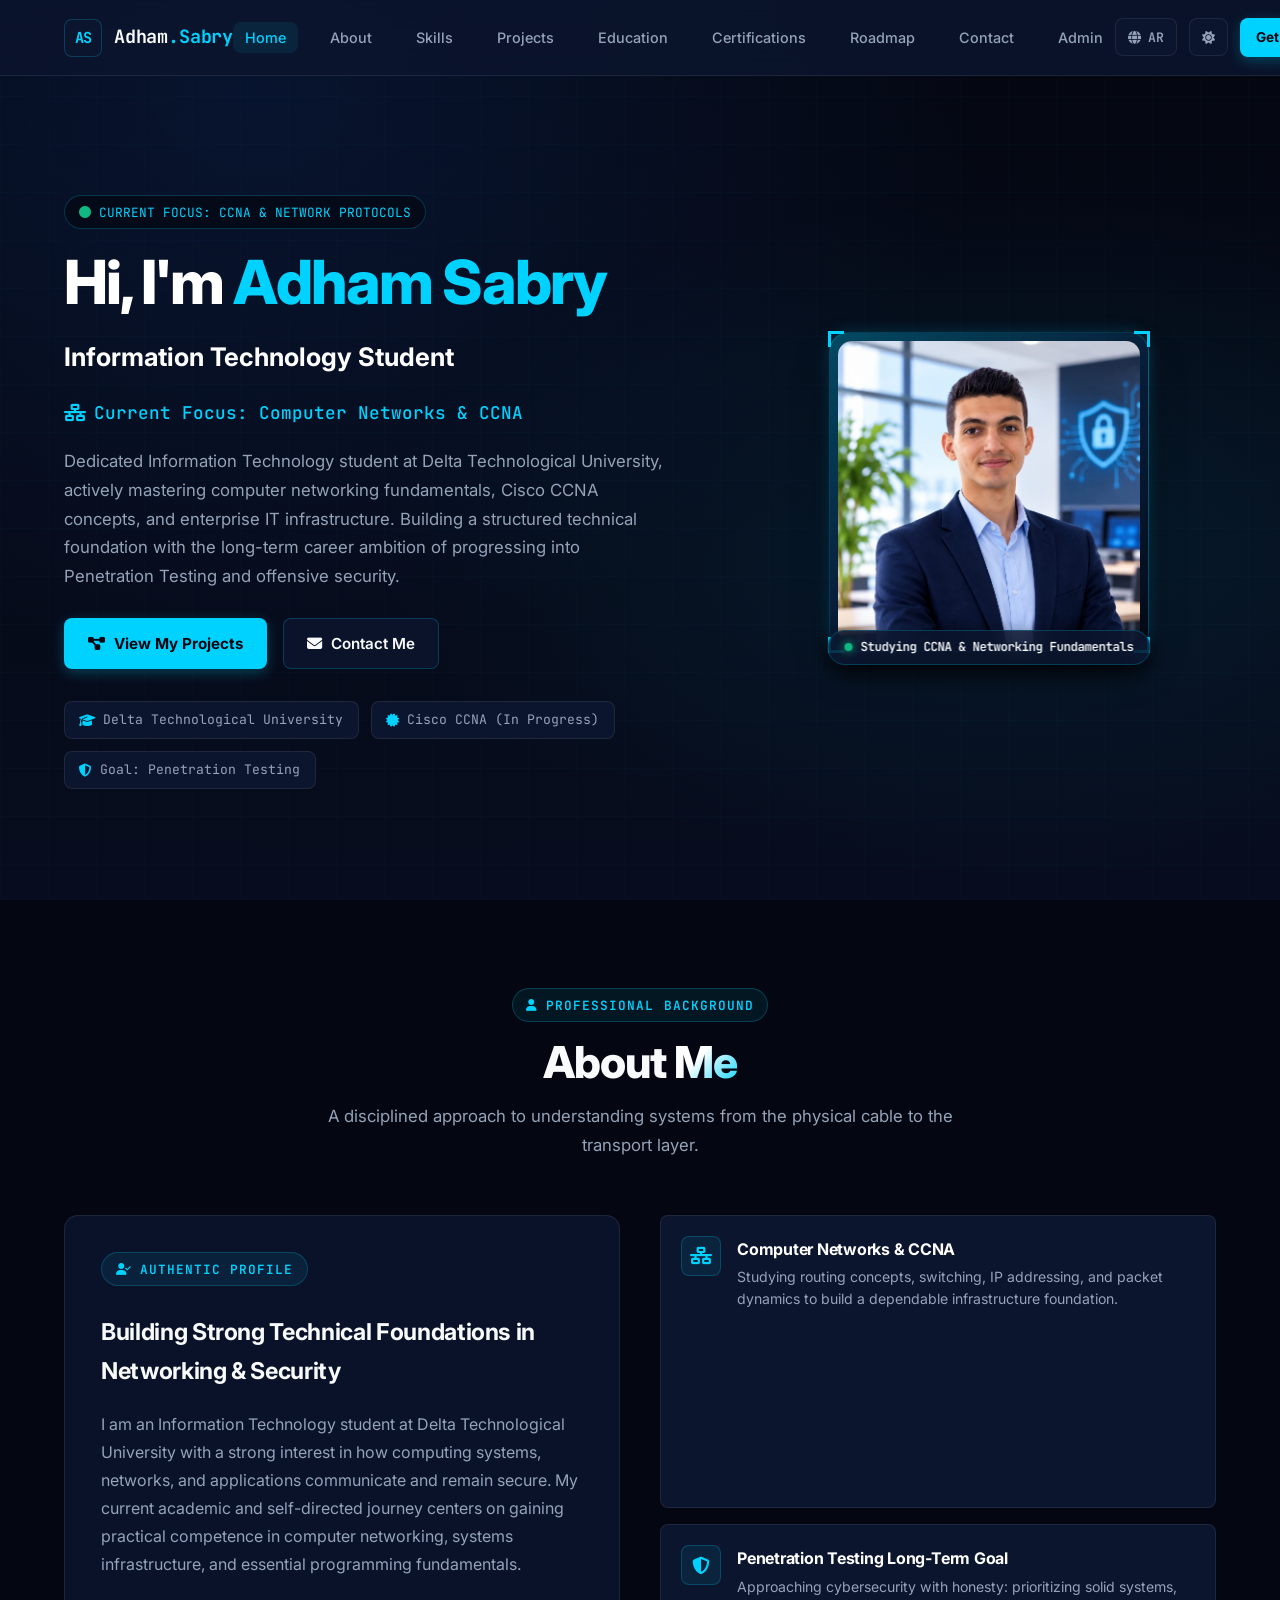
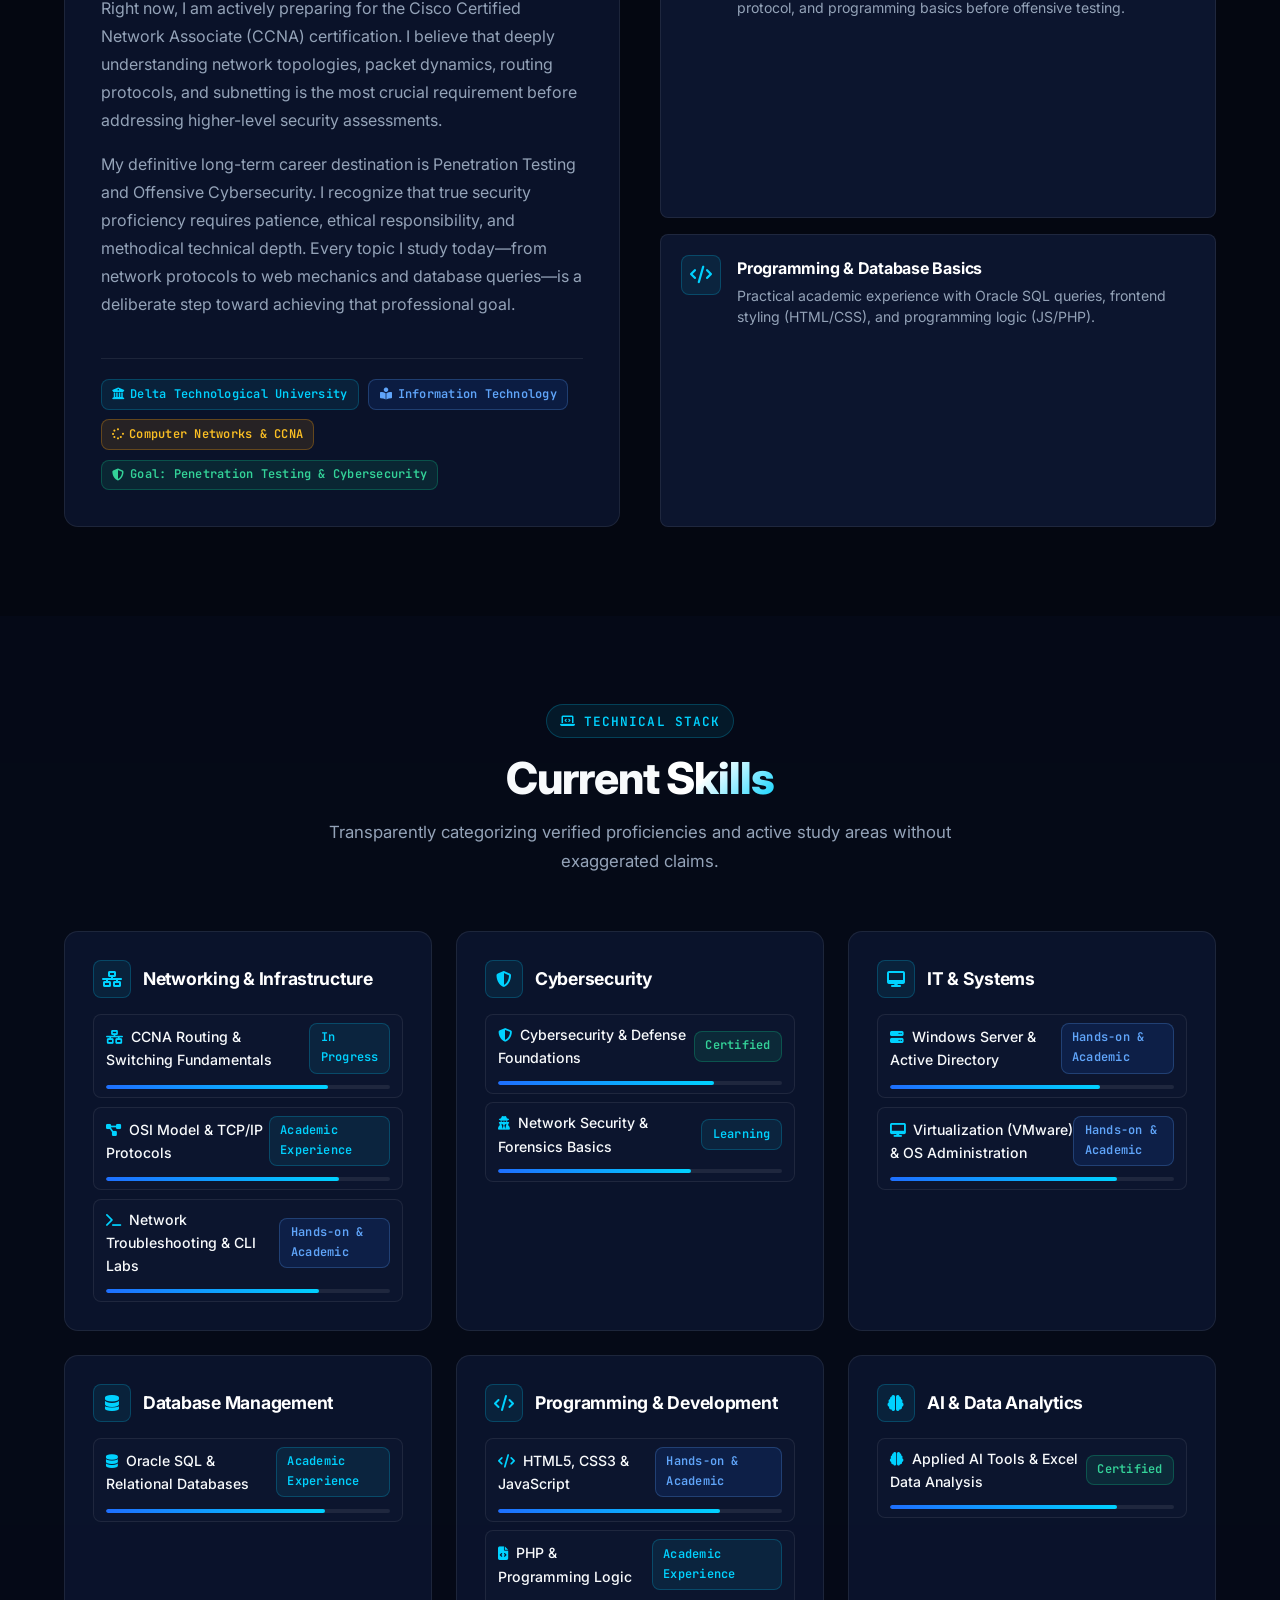
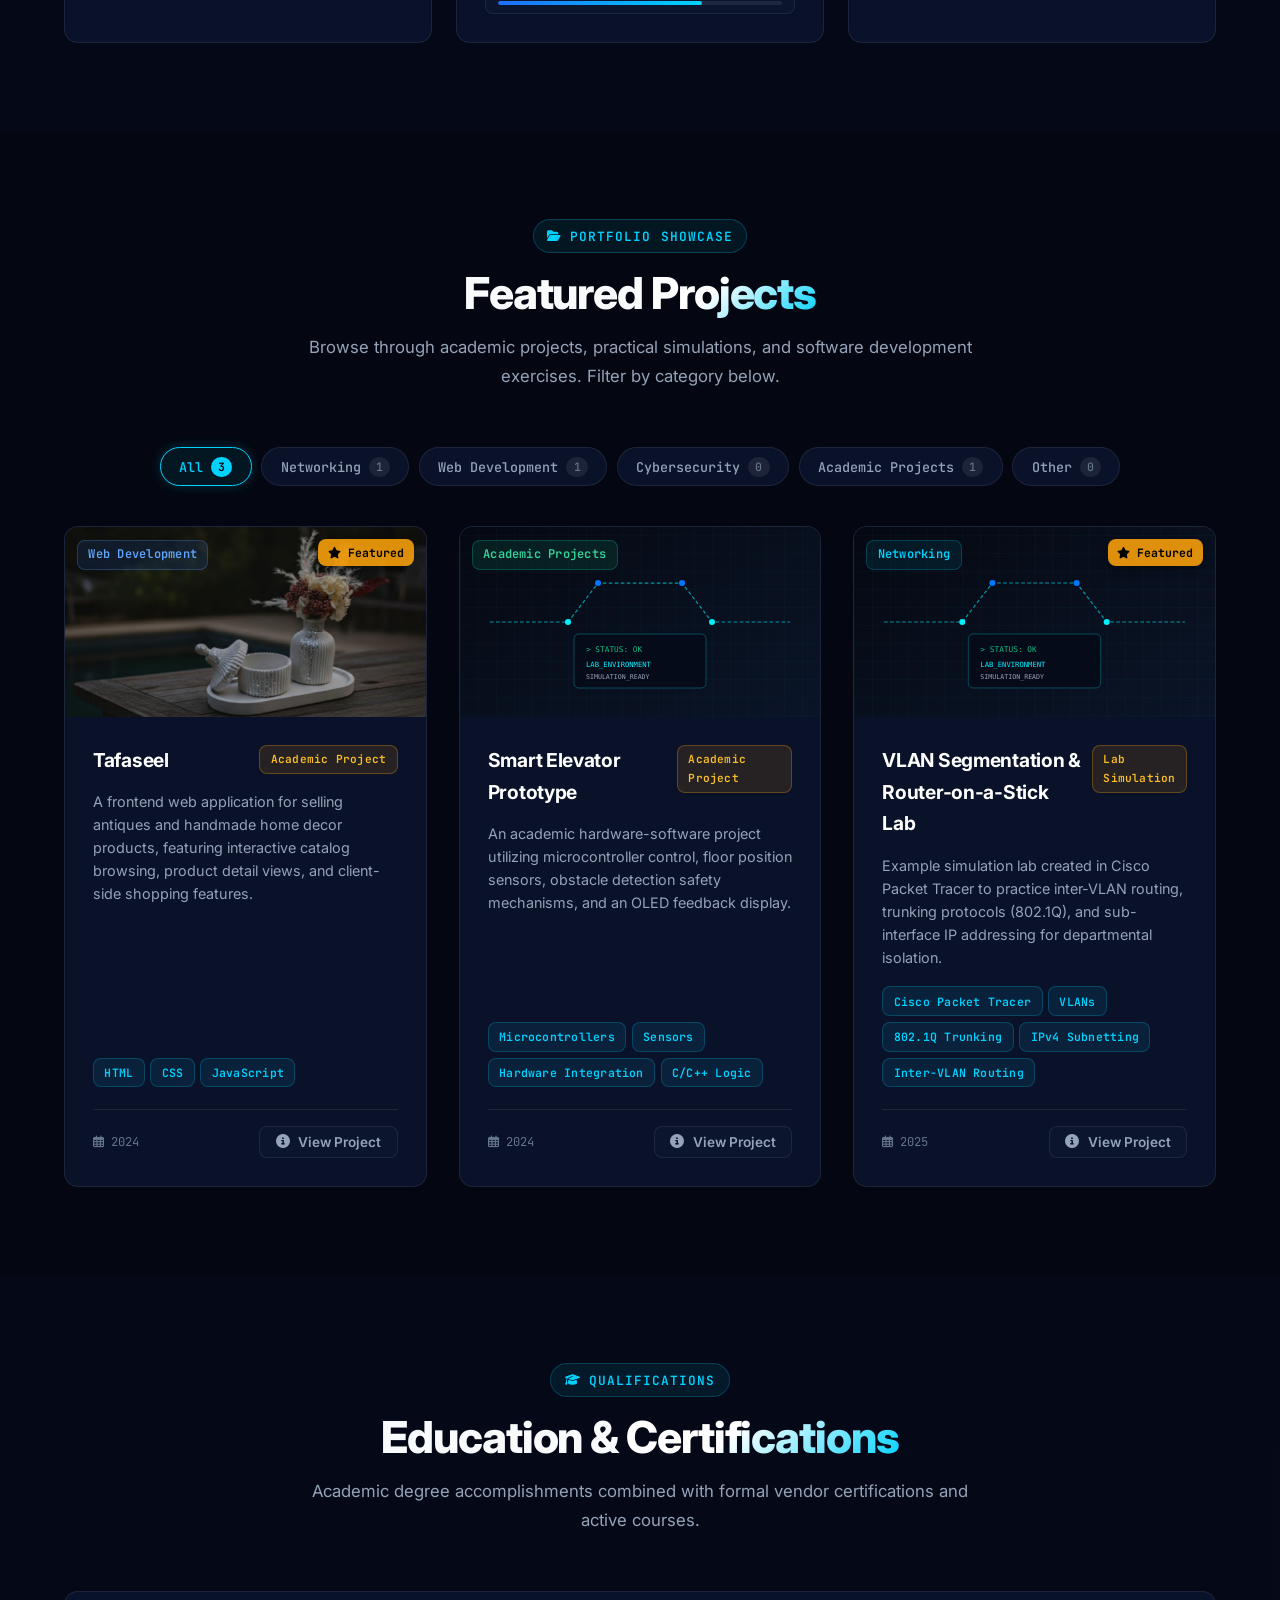
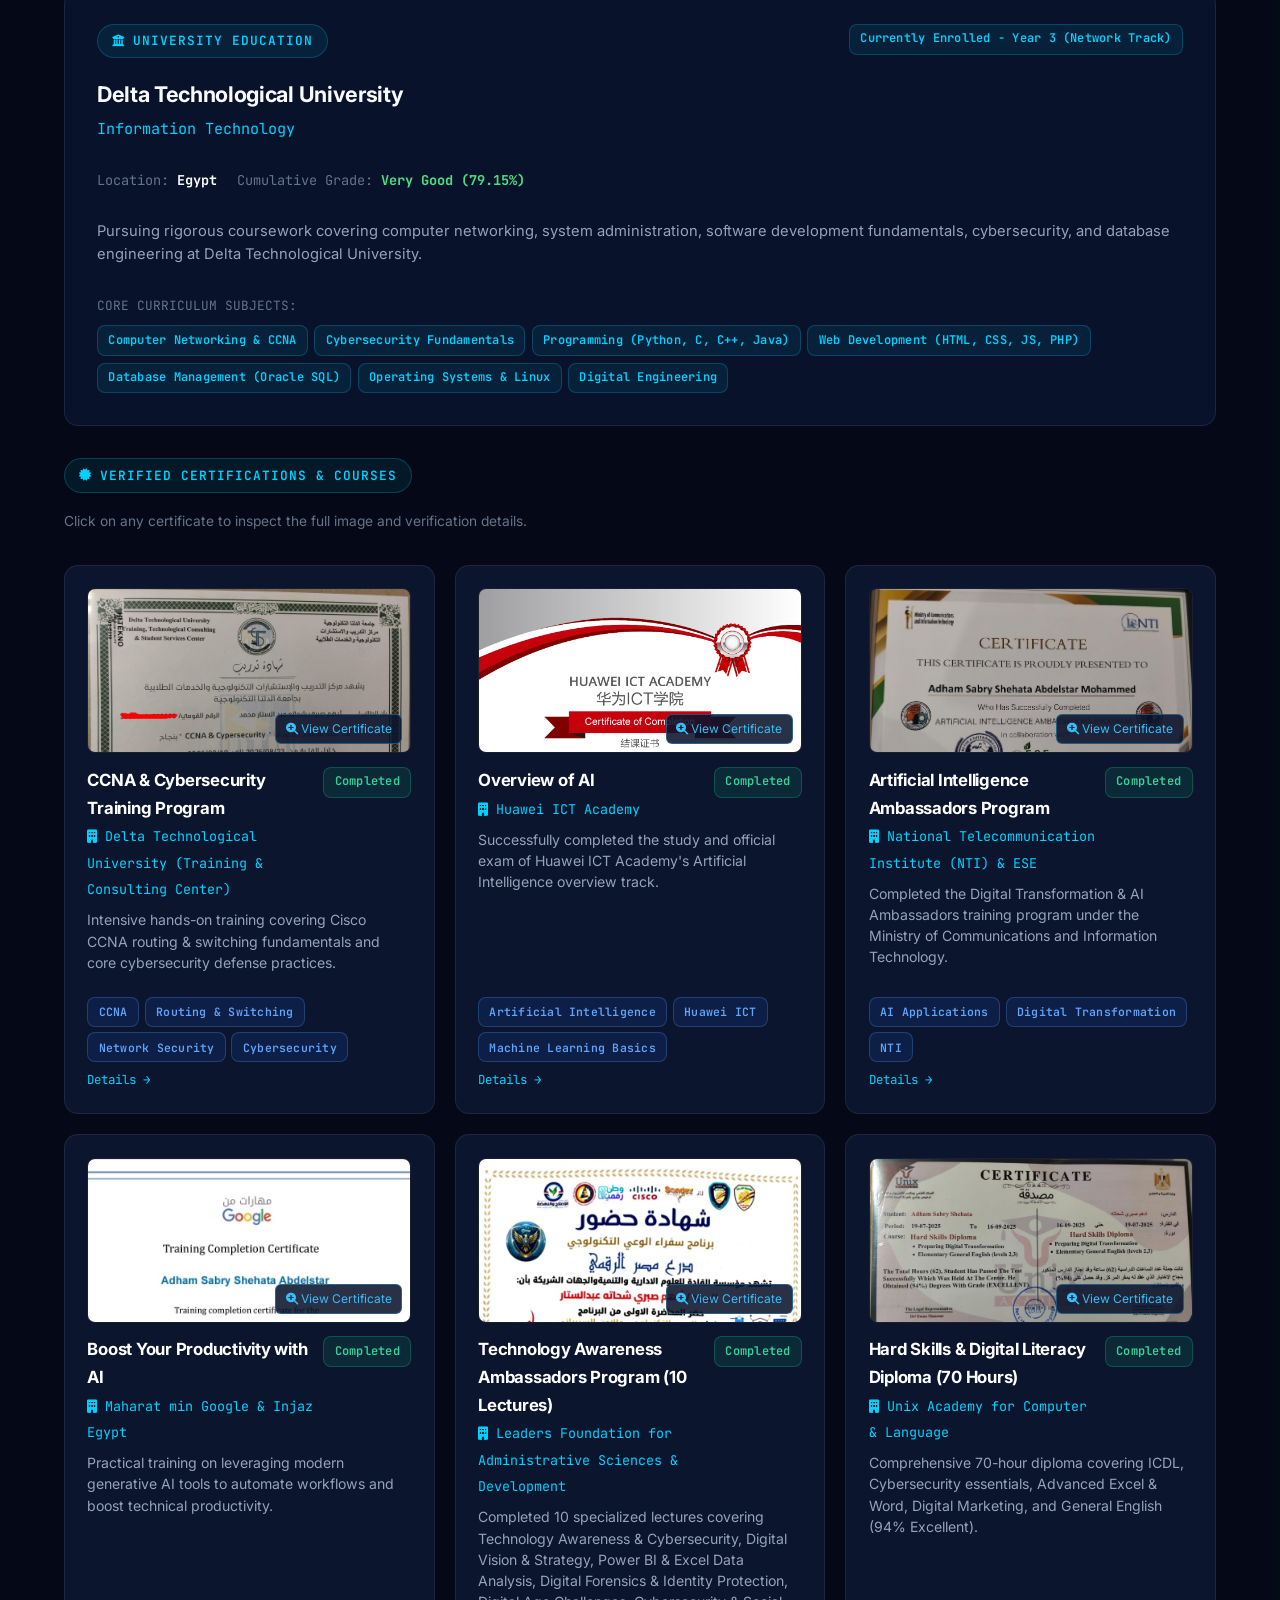
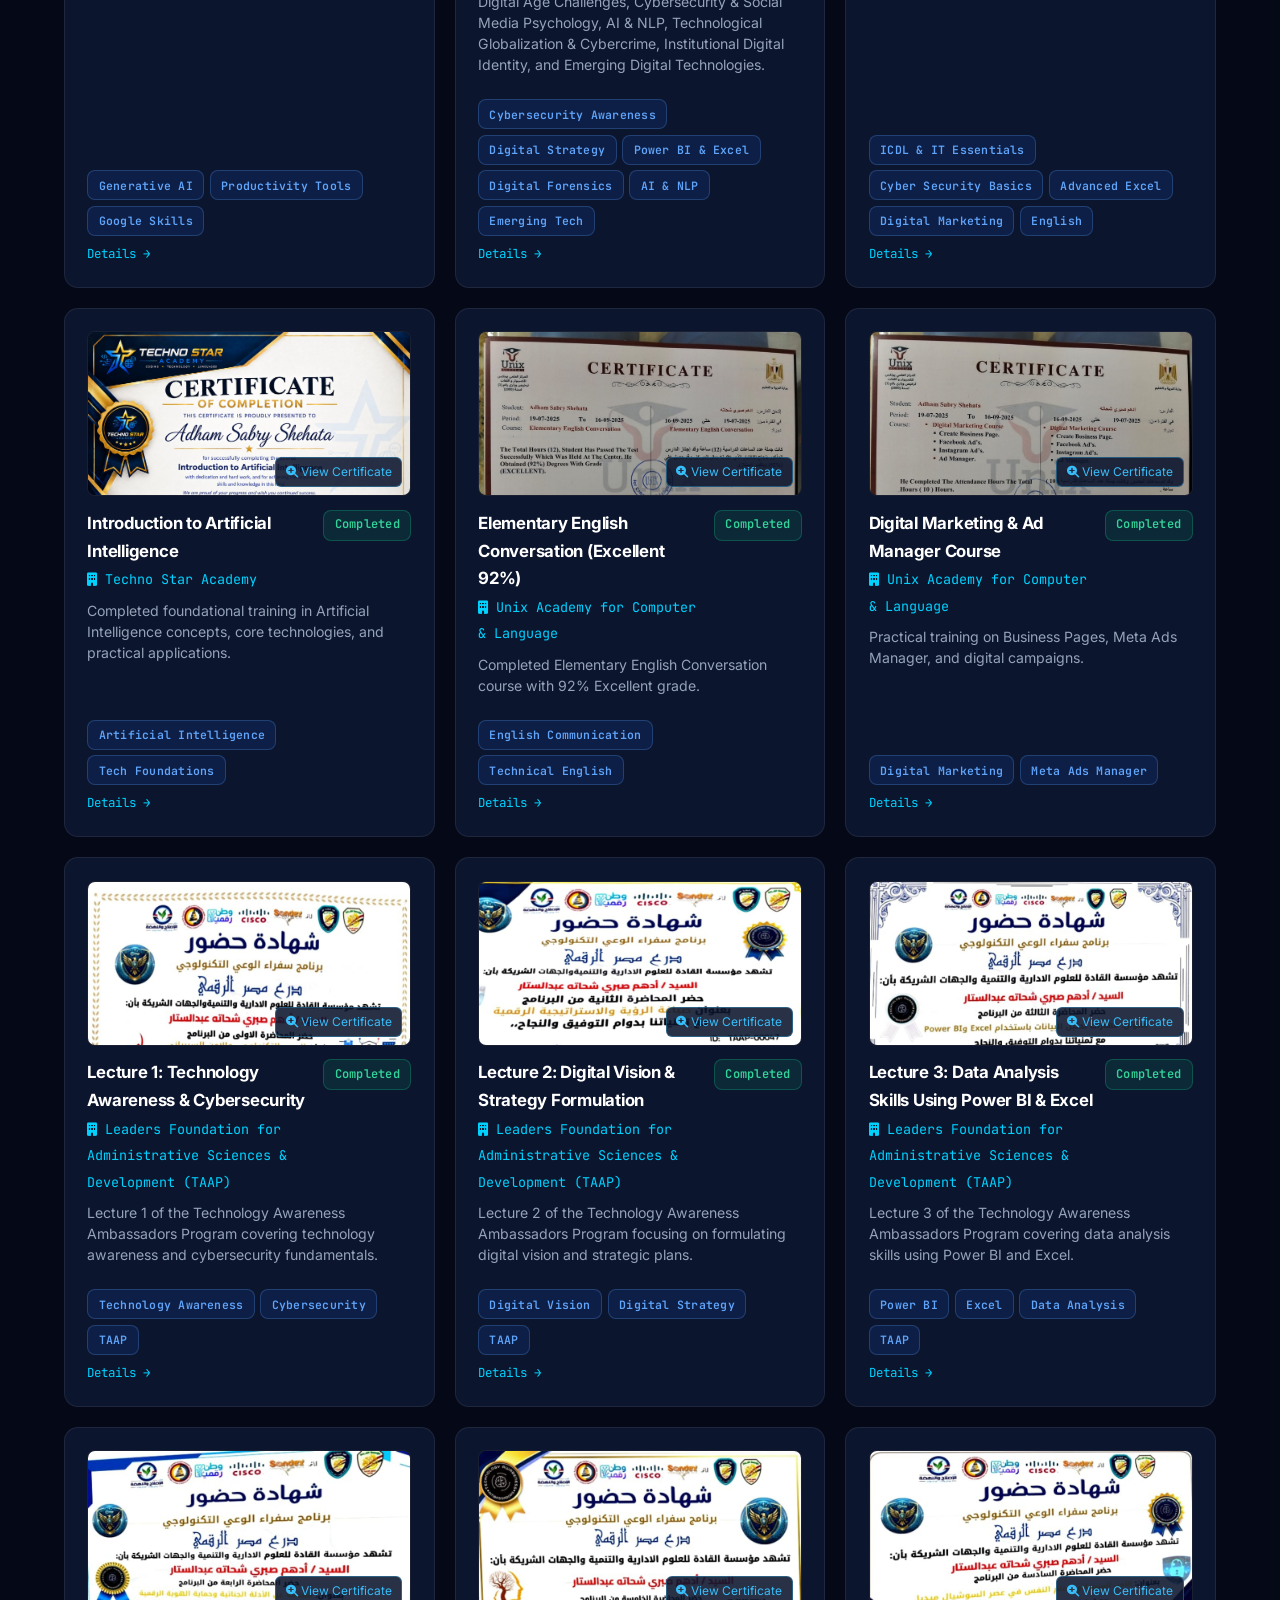
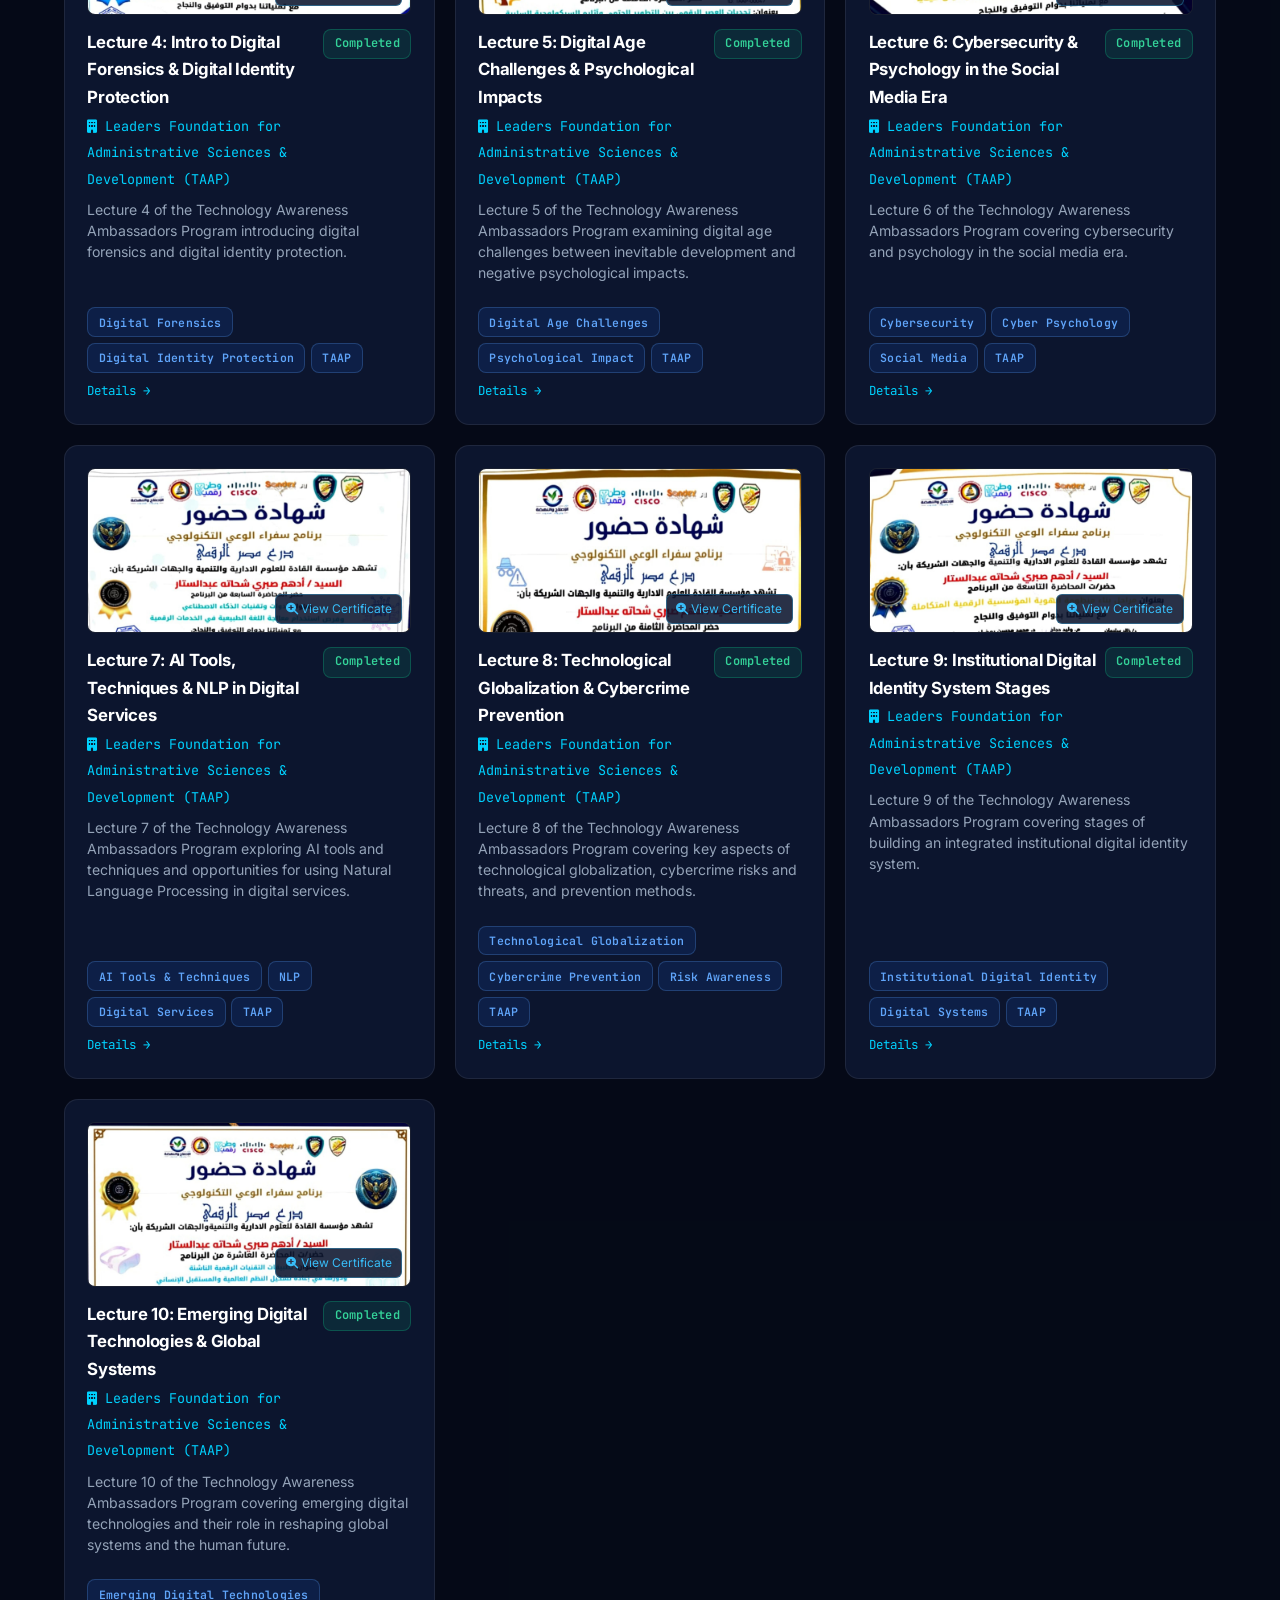
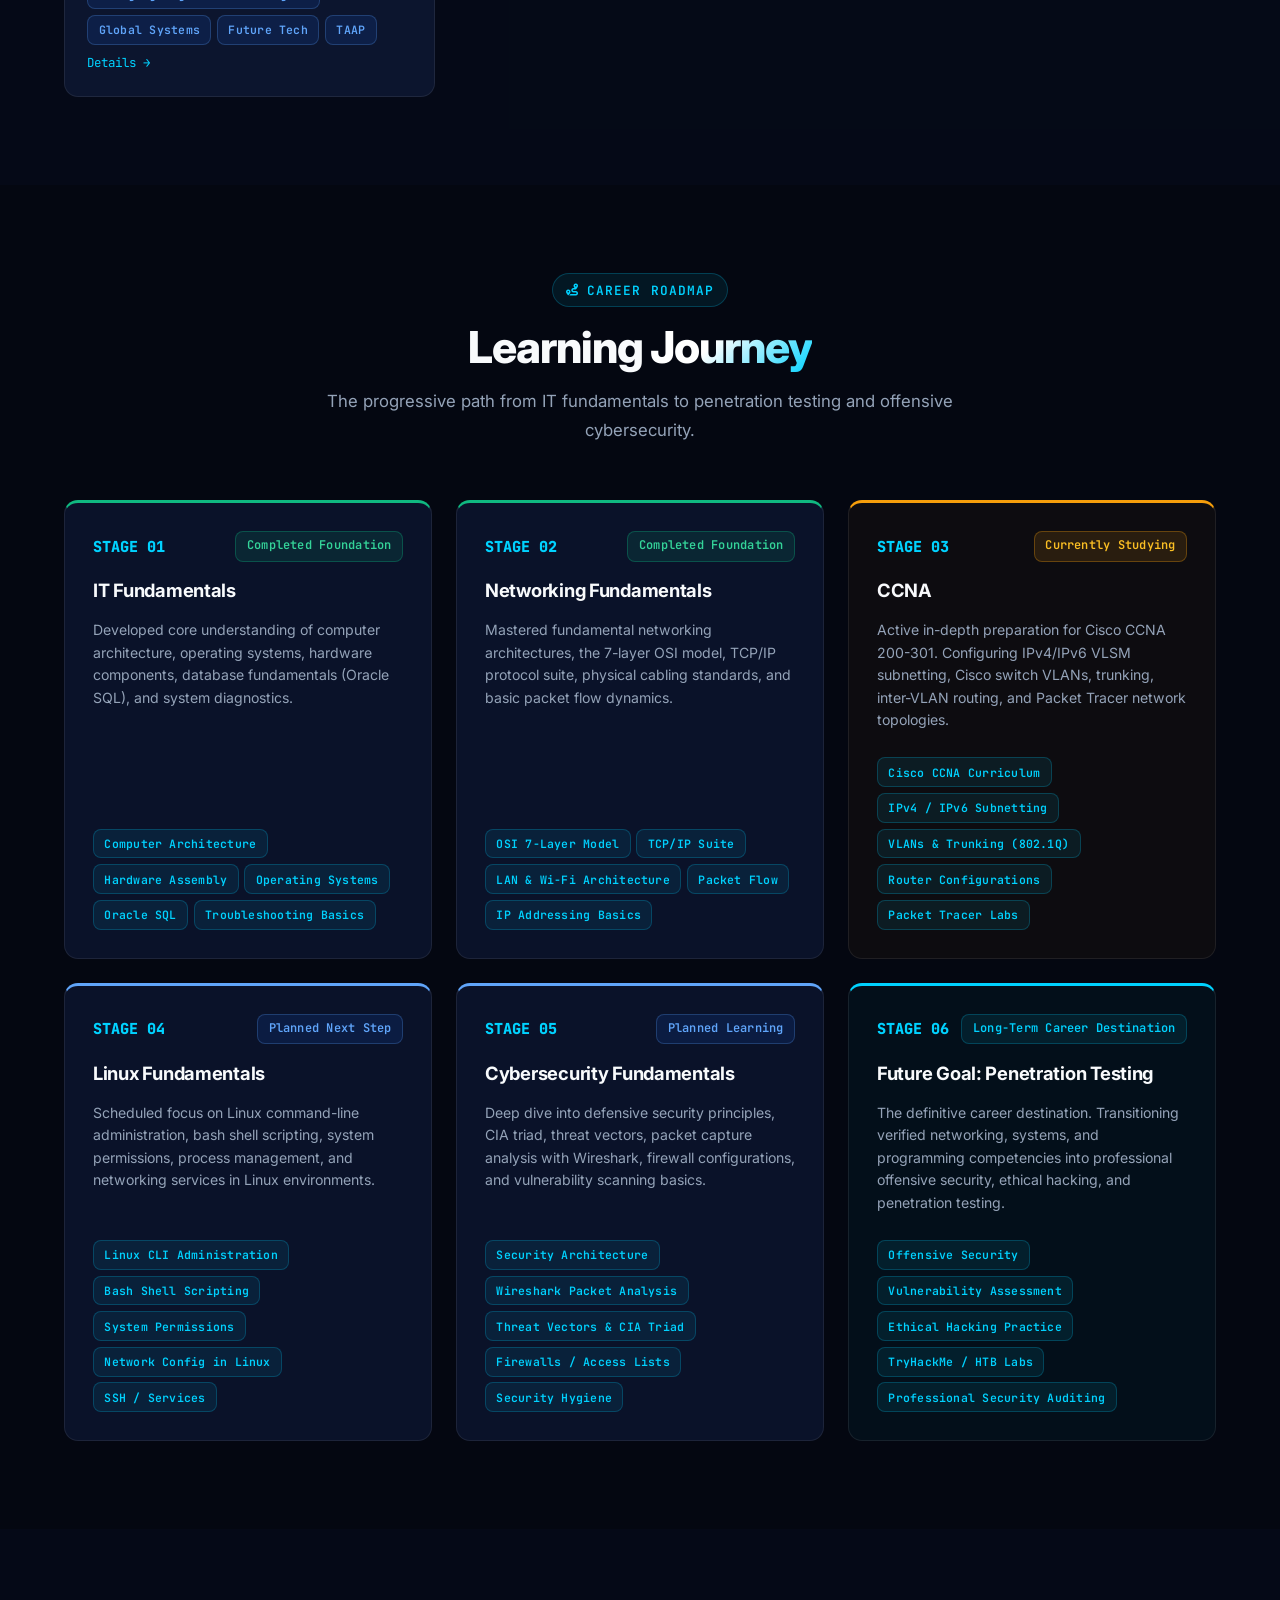
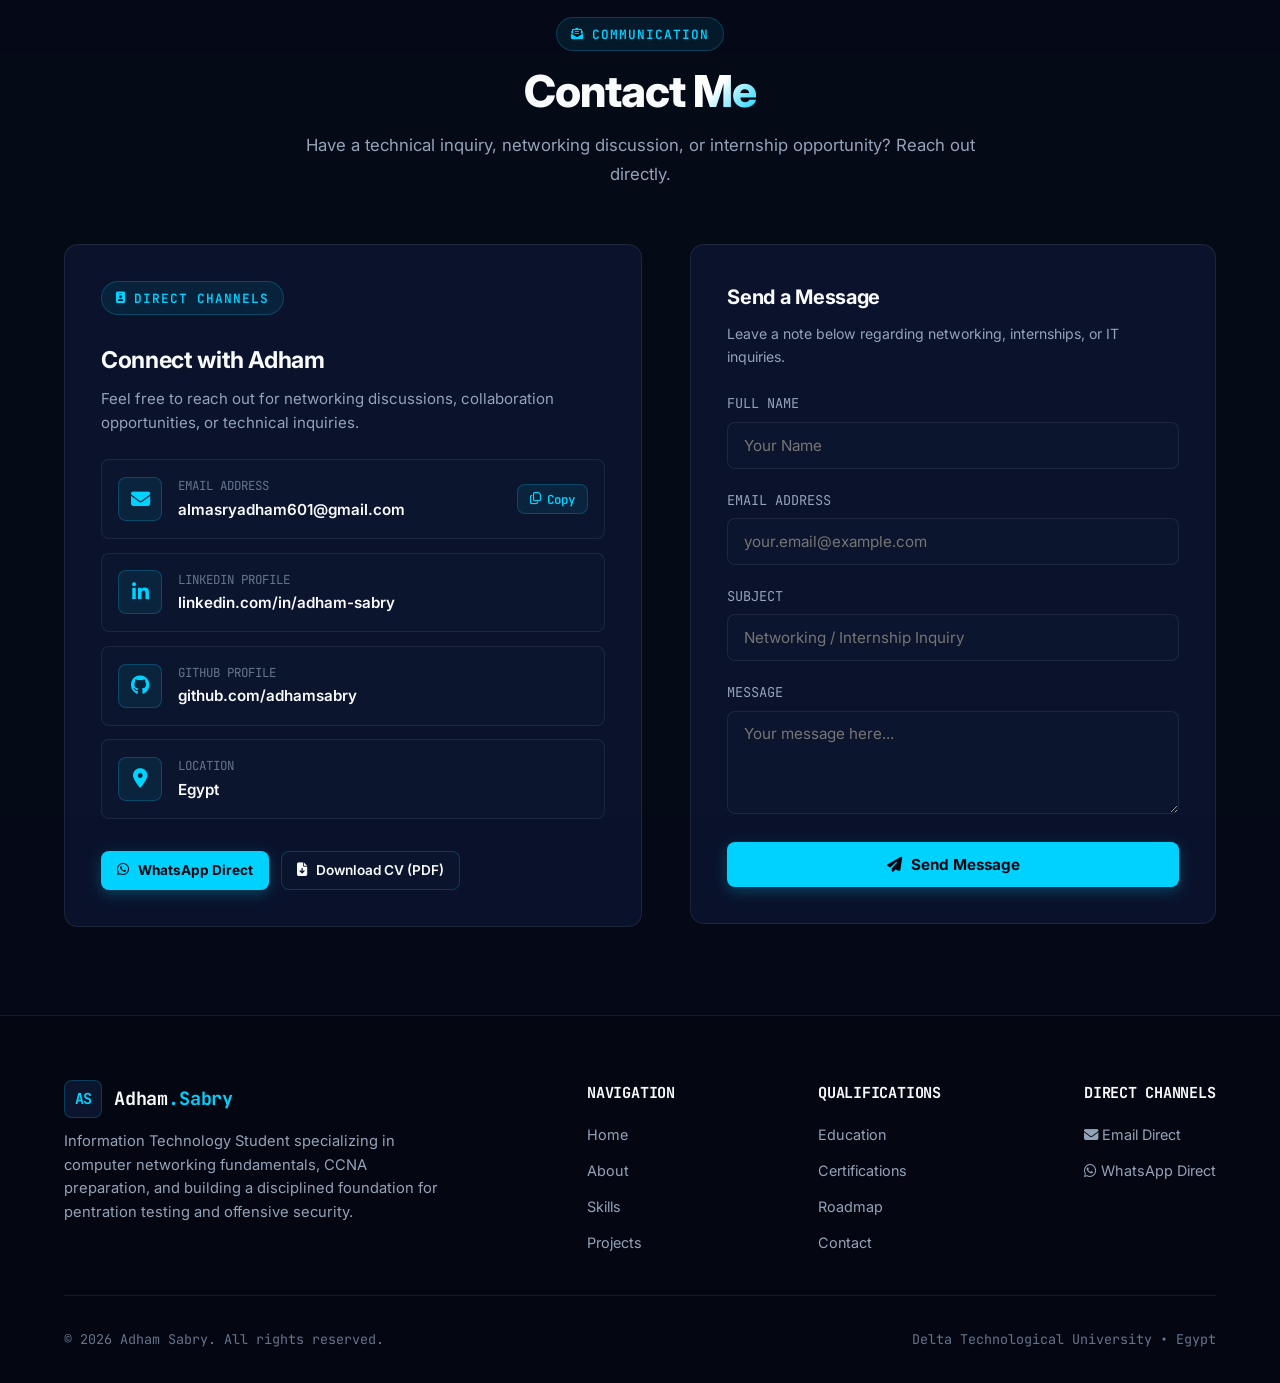
<file: index.html>
<!DOCTYPE html>
<html lang="en" data-theme="dark">
<head>
  <meta charset="UTF-8">
  <meta name="viewport" content="width=device-width, initial-scale=1.0">
  <title>Adham Sabry | Information Technology &amp; Computer Networks</title>
  
  <!-- Favicon -->
  <link rel="icon" type="image/png" href="./assets/images/logo.png">

  <!-- Google Fonts: Inter & JetBrains Mono -->
  <link rel="preconnect" href="https://fonts.googleapis.com">
  <link rel="preconnect" href="https://fonts.gstatic.com" crossorigin>
  <link href="https://fonts.googleapis.com/css2?family=Inter:wght@300;400;500;600;700;800&family=JetBrains+Mono:wght@400;500;600;700&display=swap" rel="stylesheet">

  <!-- Font Awesome 6 Icons -->
  <link rel="stylesheet" href="https://cdnjs.cloudflare.com/ajax/libs/font-awesome/6.5.2/css/all.min.css" integrity="sha512-SnH5WK+bZxgPHs44uWIX+LLJAJ9/2PkPKZ5QiAj6Ta86w+fsb2TkcmfRyVX3pBnMFcV7oQPJkl9QevSCWr3W6A==" crossorigin="anonymous" referrerpolicy="no-referrer" />

  <!-- Modular Stylesheets (Relative Paths for GitHub Pages) -->
  <link rel="stylesheet" href="./css/variables.css">
  <link rel="stylesheet" href="./css/base.css">
  <link rel="stylesheet" href="./css/components.css">
  <link rel="stylesheet" href="./css/homepage.css">
  <link rel="stylesheet" href="./css/projects.css">
  <link rel="stylesheet" href="./css/interactions.css">
</head>
<body>

  <!-- 1. Top Scroll Progress Indicator -->
  <div id="scroll-progress-bar"></div>

  <!-- Site Navigation Bar -->
  <header class="site-header">
    <div class="container navbar">
      <a href="#home" class="brand-logo" aria-label="Adham Sabry Homepage">
        <div class="logo-badge">AS</div>
        <div class="brand-text">Adham<span>.Sabry</span></div>
      </a>

      <!-- Desktop Nav Menu (Isolated from hidden admin route) -->
      <nav aria-label="Main Navigation">
        <ul class="nav-menu" id="nav-menu">
          <li><a href="#home" class="nav-link active" data-i18n="nav.home">Home</a></li>
          <li><a href="#about" class="nav-link" data-i18n="nav.about">About</a></li>
          <li><a href="#skills" class="nav-link" data-i18n="nav.skills">Skills</a></li>
          <li><a href="#projects" class="nav-link" data-i18n="nav.projects">Projects</a></li>
          <li><a href="#education" class="nav-link" data-i18n="nav.education">Education</a></li>
          <li><a href="#certifications" class="nav-link" data-i18n="nav.certifications">Certifications</a></li>
          <li><a href="#journey" class="nav-link" data-i18n="nav.journey">Roadmap</a></li>
          <li><a href="#contact" class="nav-link" data-i18n="nav.contact">Contact</a></li>
          <li><a href="./admin.html" class="nav-link" data-i18n="nav.admin">Admin</a></li>
        </ul>
      </nav>

      <!-- Nav Interactive Controls -->
      <div class="nav-actions">
        <!-- Language Switcher (EN / AR) -->
        <button type="button" class="lang-toggle-btn" id="lang-toggle-btn" title="Toggle Language" aria-label="Toggle language">
          <i class="fas fa-globe"></i> <span>AR</span>
        </button>

        <!-- Dark / Light Theme Toggle -->
        <button type="button" class="theme-toggle-btn" id="theme-toggle-btn" title="Toggle Theme" aria-label="Toggle theme">
          <i class="fas fa-sun"></i>
        </button>

        <!-- Get In Touch CTA -->
        <a href="#contact" class="btn btn-primary btn-sm">
          <span data-i18n="nav.getInTouch">Get in Touch</span>
        </a>

        <!-- Mobile Drawer Toggle -->
        <button class="mobile-toggle" id="mobile-toggle" aria-label="Toggle navigation menu" aria-expanded="false">
          <i class="fas fa-bars"></i>
        </button>
      </div>
    </div>
  </header>

  <main>
    <!-- 1. HERO SECTION -->
    <section class="hero-section" id="home">
      <div class="container">
        <div class="hero-grid">
          <!-- Left Column: Details -->
          <div class="hero-content reveal-on-scroll">
            <div class="hero-identity-tag">
              <i class="fas fa-circle"></i>
              <span data-i18n="hero.status">CURRENT FOCUS: CCNA &amp; NETWORK PROTOCOLS</span>
            </div>

            <h1 class="hero-title" id="hero-name">
              Hi, I'm <span class="highlight-name">Adham Sabry</span>
            </h1>

            <div class="hero-title-role" id="hero-title-role" data-i18n="hero.role">
              Information Technology Student
            </div>

            <div class="hero-subtitle" id="hero-subtitle">
              <i class="fas fa-network-wired"></i> <span data-i18n="hero.focus">Current Focus: Computer Networks &amp; CCNA</span>
            </div>

            <p class="hero-intro" id="hero-intro" data-i18n="hero.intro">
              Dedicated Information Technology student at Delta Technological University, actively mastering computer networking fundamentals, Cisco CCNA concepts, and enterprise IT infrastructure. Building a structured technical foundation with the long-term career ambition of progressing into Penetration Testing and offensive security.
            </p>

            <div class="hero-actions">
              <a href="#projects" class="btn btn-primary">
                <i class="fas fa-project-diagram"></i> <span data-i18n="hero.btnProjects">View My Projects</span>
              </a>
              <a href="#contact" class="btn btn-outline">
                <i class="fas fa-envelope"></i> <span data-i18n="hero.btnContact">Contact Me</span>
              </a>
            </div>

            <div class="hero-badges-row">
              <div class="hero-badge-item">
                <i class="fas fa-graduation-cap"></i> <span data-i18n="hero.badgeUniversity">Delta Technological University</span>
              </div>
              <div class="hero-badge-item">
                <i class="fas fa-certificate"></i> <span data-i18n="hero.badgeCcna">Cisco CCNA (In Progress)</span>
              </div>
              <div class="hero-badge-item">
                <i class="fas fa-shield-alt"></i> <span data-i18n="hero.badgeGoal">Goal: Penetration Testing</span>
              </div>
            </div>
          </div>

          <!-- Right Column: Professional Portrait -->
          <div class="hero-portrait-container reveal-on-scroll stagger-1">
            <div class="portrait-frame-wrapper">
              <div class="frame-corner corner-tl"></div>
              <div class="frame-corner corner-tr"></div>
              <div class="frame-corner corner-bl"></div>
              <div class="frame-corner corner-br"></div>

              <div class="portrait-inner-box">
                <!-- Exact user portrait placed at assets/images/profile.jpg -->
                <img id="hero-avatar" src="./assets/images/profile.jpg" alt="Portrait of Adham Sabry">
              </div>

              <div class="portrait-status-badge">
                <div class="status-dot"></div>
                <span id="hero-status-tag">Studying CCNA &amp; Networking Fundamentals</span>
              </div>
            </div>
          </div>
        </div>
      </div>
    </section>

    <!-- 2. ABOUT ME SECTION -->
    <section id="about">
      <div class="container">
        <div class="section-header reveal-on-scroll">
          <span class="section-tag"><i class="fas fa-user"></i> <span data-i18n="section.aboutTag">Professional Background</span></span>
          <h2 class="section-title"><span data-i18n="section.aboutTitle">About</span> <span class="text-gradient">Me</span></h2>
          <p class="section-desc" data-i18n="section.aboutDesc">A disciplined approach to understanding systems from the physical cable to the transport layer.</p>
        </div>
        <div id="about-content-area" class="reveal-on-scroll stagger-1"></div>
      </div>
    </section>

    <!-- 3. CURRENT SKILLS SECTION -->
    <section id="skills" style="background: rgba(8, 14, 32, 0.45);">
      <div class="container">
        <div class="section-header reveal-on-scroll">
          <span class="section-tag"><i class="fas fa-laptop-code"></i> <span data-i18n="section.skillsTag">Technical Stack</span></span>
          <h2 class="section-title"><span data-i18n="section.skillsTitle">Current</span> <span class="text-gradient" data-i18n="section.skillsTitleAccent">Skills</span></h2>
          <p class="section-desc" data-i18n="section.skillsDesc">Transparently categorizing verified proficiencies and active study areas without exaggerated claims.</p>
        </div>
        <div id="skills-content-area" class="reveal-on-scroll stagger-1"></div>
      </div>
    </section>

    <!-- 4. PROJECTS SECTION (Scalable Projects Management System) -->
    <section id="projects">
      <div class="container">
        <div class="section-header reveal-on-scroll">
          <span class="section-tag"><i class="fas fa-folder-open"></i> <span data-i18n="section.projectsTag">Portfolio Showcase</span></span>
          <h2 class="section-title"><span data-i18n="section.projectsTitle">Featured</span> <span class="text-gradient" data-i18n="section.projectsTitleAccent">Projects</span></h2>
          <p class="section-desc" data-i18n="section.projectsDesc">Browse through academic projects, practical simulations, and software development exercises. Filter by category below.</p>
        </div>

        <!-- Dynamic Category Filter Bar -->
        <div class="projects-filter-wrapper reveal-on-scroll" id="projects-filter-bar"></div>

        <!-- Dynamic Projects Grid / Empty State Area -->
        <div id="projects-content-area" class="reveal-on-scroll stagger-1"></div>
      </div>
    </section>

    <!-- 5. EDUCATION & CERTIFICATIONS SECTION -->
    <section id="education" style="background: rgba(8, 14, 32, 0.45);">
      <div class="container">
        <div class="section-header reveal-on-scroll">
          <span class="section-tag"><i class="fas fa-graduation-cap"></i> <span data-i18n="section.eduTag">Qualifications</span></span>
          <h2 class="section-title"><span data-i18n="section.eduTitle">Education &amp;</span> <span class="text-gradient" data-i18n="section.eduTitleAccent">Certifications</span></h2>
          <p class="section-desc" data-i18n="section.eduDesc">Academic degree accomplishments combined with formal vendor certifications and active courses.</p>
        </div>
        <!-- Anchor for Certifications Navigation -->
        <div id="certifications"></div>
        <div id="education-certs-content-area"></div>
      </div>
    </section>

    <!-- 6. 6-STAGE LEARNING JOURNEY ROADMAP -->
    <section id="journey">
      <div class="container">
        <div class="section-header reveal-on-scroll">
          <span class="section-tag"><i class="fas fa-route"></i> <span data-i18n="section.journeyTag">Career Roadmap</span></span>
          <h2 class="section-title"><span data-i18n="section.journeyTitle">Learning</span> <span class="text-gradient" data-i18n="section.journeyTitleAccent">Journey</span></h2>
          <p class="section-desc" data-i18n="section.journeyDesc">The progressive path from IT fundamentals to penetration testing and offensive cybersecurity.</p>
        </div>
        <div id="journey-content-area" class="reveal-on-scroll stagger-1"></div>
      </div>
    </section>

    <!-- 7. CONTACT SECTION -->
    <section id="contact" style="background: rgba(8, 14, 32, 0.45);">
      <div class="container">
        <div class="section-header reveal-on-scroll">
          <span class="section-tag"><i class="fas fa-envelope-open-text"></i> <span data-i18n="section.contactTag">Communication</span></span>
          <h2 class="section-title"><span data-i18n="section.contactTitle">Contact</span> <span class="text-gradient" data-i18n="section.contactTitleAccent">Me</span></h2>
          <p class="section-desc" data-i18n="section.contactDesc">Have a technical inquiry, networking discussion, or internship opportunity? Reach out directly.</p>
        </div>
        <div id="contact-content-area" class="reveal-on-scroll stagger-1"></div>
      </div>
    </section>
  </main>

  <!-- Site Footer -->
  <footer class="site-footer">
    <div class="container">
      <div class="footer-top">
        <div class="footer-brand">
          <a href="#home" class="brand-logo">
            <div class="logo-badge">AS</div>
            <div class="brand-text">Adham<span>.Sabry</span></div>
          </a>
          <p>
            Information Technology Student specializing in computer networking fundamentals, CCNA preparation, and building a disciplined foundation for pentration testing and offensive
             security.
          </p>
        </div>

        <div>
          <h4 style="font-size: 0.95rem; color: var(--text-main); margin-bottom: 1rem; font-family: var(--font-mono);">NAVIGATION</h4>
          <ul class="footer-nav-list">
            <li><a href="#home">Home</a></li>
            <li><a href="#about">About</a></li>
            <li><a href="#skills">Skills</a></li>
            <li><a href="#projects">Projects</a></li>
          </ul>
        </div>

        <div>
          <h4 style="font-size: 0.95rem; color: var(--text-main); margin-bottom: 1rem; font-family: var(--font-mono);">QUALIFICATIONS</h4>
          <ul class="footer-nav-list">
            <li><a href="#education">Education</a></li>
            <li><a href="#certifications">Certifications</a></li>
            <li><a href="#journey">Roadmap</a></li>
            <li><a href="#contact">Contact</a></li>
          </ul>
        </div>

        <div>
          <h4 style="font-size: 0.95rem; color: var(--text-main); margin-bottom: 1rem; font-family: var(--font-mono);">DIRECT CHANNELS</h4>
          <ul class="footer-nav-list">
            <li><a href="mailto:almasryadham601@gmail.com"><i class="fas fa-envelope"></i> Email Direct</a></li>
            <li><a href="https://wa.me/2001097606276" target="_blank" rel="noopener noreferrer"><i class="fab fa-whatsapp"></i> WhatsApp Direct</a></li>
          </ul>
        </div>
      </div>

      <div class="footer-bottom">
        <div>&copy; <span id="current-year">2026</span> Adham Sabry. <span data-i18n="footer.rights">All rights reserved.</span></div>
        <div>Delta Technological University &bull; Egypt</div>
      </div>
    </div>
  </footer>

  <!-- 2. Back to Top Interactive Floating Button -->
  <button type="button" class="back-to-top-btn" id="back-to-top-btn" title="Back to top" aria-label="Back to top">
    <i class="fas fa-chevron-up"></i>
  </button>

  <!-- Modular JavaScript Data Files (Edit directly in js/data/) -->
  <script src="./js/data/profile.js"></script>
  <script src="./js/data/skills.js"></script>
  <script src="./js/data/projects.js"></script>
  <script src="./js/data/education.js"></script>
  <script src="./js/data/certifications.js"></script>
  <script src="./js/data/journey.js"></script>

  <!-- Security Sanitizer & Storage Engine -->
  <script src="./js/sanitize.js"></script>
  <script src="./js/storage.js"></script>

  <!-- Internationalization (English / Arabic) -->
  <script src="./js/i18n.js"></script>

  <!-- Interactive Features (Theme, Scroll Progress, Back to Top, Reveal, Copy) -->
  <script src="./js/interactions.js"></script>

  <!-- Projects Management Engine -->
  <script src="./js/projects-manager.js"></script>

  <!-- Rendering Engine & Controller -->
  <script src="./js/render.js"></script>
  <script src="./js/main.js"></script>

</body>
</html>
</file>
<file: css/variables.css>
/**
 * variables.css - Dual Theme Variables (Dark & Light Mode)
 * Default: Dark Navy & Deep Black with Electric Blue & Cyan Accents.
 * Light Theme: Clean Crisp Slate, Pearl Navy & Electric Cobalt.
 */

:root {
  /* DARK THEME (DEFAULT) */
  --bg-darkest: #040711;         /* Deep obsidian black */
  --bg-primary: #070d1e;         /* Deep rich dark navy */
  --bg-secondary: #0c152e;       /* Card and surface navy */
  --bg-surface: #101c3d;         /* Elevated surface */
  --bg-card-hover: #14234b;      /* Interactive hover */
  --bg-glass: rgba(12, 21, 46, 0.82); /* Glassmorphism backdrop */
  --bg-glass-card: rgba(14, 25, 54, 0.68);
  --bg-terminal: #050a18;

  /* Electric Accents */
  --cyan-primary: #00d2ff;       /* Refined electric cyan */
  --cyan-subtle: rgba(0, 210, 255, 0.08);
  --cyan-border: rgba(0, 210, 255, 0.22);
  --blue-accent: #1e6fff;        /* Crisp cobalt blue */
  --blue-subtle: rgba(30, 111, 255, 0.12);
  --green-status: #10b981;       /* Terminal status green */
  --amber-study: #f59e0b;        /* In-progress status */

  /* Text Colors */
  --text-main: #f8fafc;
  --text-secondary: #94a3b8;
  --text-muted: #64748b;
  --text-dim: #475569;

  /* Borders & Shadows */
  --border-subtle: rgba(255, 255, 255, 0.08);
  --border-light: rgba(255, 255, 255, 0.12);
  --glass-border: rgba(0, 210, 255, 0.18);
  --glass-shadow: 0 16px 36px -12px rgba(0, 0, 0, 0.65);
  --glow-subtle: 0 0 16px rgba(0, 210, 255, 0.2);

  /* Fonts */
  --font-sans: 'Inter', system-ui, -apple-system, BlinkMacSystemFont, 'Segoe UI', Roboto, sans-serif;
  --font-mono: 'JetBrains Mono', 'Fira Code', 'Courier New', monospace;

  /* Sizing & Transitions */
  --container-max: 1200px;
  --nav-height: 76px;
  --radius-sm: 8px;
  --radius-md: 14px;
  --radius-lg: 20px;
  --radius-full: 9999px;
  --transition-fast: 0.18s ease;
  --transition-normal: 0.28s cubic-bezier(0.16, 1, 0.3, 1);
  --transition-slow: 0.45s cubic-bezier(0.16, 1, 0.3, 1);
}

/* ==========================================================================
   LIGHT THEME OVERRIDES ([data-theme="light"])
   ========================================================================== */
[data-theme="light"] {
  --bg-darkest: #f1f5f9;         /* Light slate canvas */
  --bg-primary: #f8fafc;         /* Crisp white/pearl */
  --bg-secondary: #ffffff;       /* Pure white cards */
  --bg-surface: #e2e8f0;         /* Slate elevated surfaces */
  --bg-card-hover: #f1f5f9;
  --bg-glass: rgba(248, 250, 252, 0.88);
  --bg-glass-card: rgba(255, 255, 255, 0.82);
  --bg-terminal: #0f172a;        /* Keeps contrast for terminal chips */

  --cyan-primary: #0284c7;       /* Rich high-contrast ocean cyan/blue */
  --cyan-subtle: rgba(2, 132, 199, 0.1);
  --cyan-border: rgba(2, 132, 199, 0.28);
  --blue-accent: #2563eb;
  --blue-subtle: rgba(37, 99, 235, 0.1);
  --green-status: #059669;
  --amber-study: #d97706;

  --text-main: #0f172a;          /* Deep navy text for contrast */
  --text-secondary: #475569;     /* Medium slate */
  --text-muted: #64748b;
  --text-dim: #94a3b8;

  --border-subtle: rgba(15, 23, 42, 0.08);
  --border-light: rgba(15, 23, 42, 0.14);
  --glass-border: rgba(2, 132, 199, 0.25);
  --glass-shadow: 0 12px 30px -10px rgba(15, 23, 42, 0.12);
  --glow-subtle: 0 0 12px rgba(2, 132, 199, 0.15);
}
</file>
<file: css/base.css>
/**
 * base.css - Typography, Reset, Subtle Circuit Background, & Core Hierarchy
 */

*, *::before, *::after {
  box-sizing: border-box;
  margin: 0;
  padding: 0;
}

html {
  scroll-behavior: smooth;
  font-size: 16px;
  color-scheme: dark;
}

body {
  font-family: var(--font-sans);
  background-color: var(--bg-darkest);
  color: var(--text-main);
  line-height: 1.65;
  min-height: 100vh;
  overflow-x: hidden;
  position: relative;
  background-image: 
    radial-gradient(ellipse at 20% 10%, rgba(30, 111, 255, 0.12) 0%, transparent 50%),
    radial-gradient(ellipse at 80% 60%, rgba(0, 210, 255, 0.08) 0%, transparent 45%),
    linear-gradient(180deg, #040711 0%, #070d1e 100%);
  background-attachment: fixed;
  -webkit-font-smoothing: antialiased;
}

/* Subtle, non-distracting cybersecurity grid */
body::before {
  content: '';
  position: fixed;
  inset: 0;
  background-image: 
    linear-gradient(rgba(0, 210, 255, 0.02) 1px, transparent 1px),
    linear-gradient(90deg, rgba(0, 210, 255, 0.02) 1px, transparent 1px);
  background-size: 48px 48px;
  pointer-events: none;
  z-index: 0;
}

.container {
  width: 100%;
  max-width: var(--container-max);
  margin-inline: auto;
  padding-inline: 1.5rem;
  position: relative;
  z-index: 1;
}

/* Section Structure */
section {
  position: relative;
  padding: 5.5rem 0;
  z-index: 1;
}

.section-header {
  text-align: center;
  max-width: 680px;
  margin-inline: auto;
  margin-bottom: 3.5rem;
}

.section-tag {
  display: inline-flex;
  align-items: center;
  gap: 0.5rem;
  font-family: var(--font-mono);
  font-size: 0.8rem;
  font-weight: 600;
  color: var(--cyan-primary);
  text-transform: uppercase;
  letter-spacing: 0.08em;
  background: var(--cyan-subtle);
  border: 1px solid var(--cyan-border);
  padding: 0.35rem 0.85rem;
  border-radius: var(--radius-full);
  margin-bottom: 0.85rem;
}

.section-tag i {
  font-size: 0.75rem;
}

.section-title {
  font-size: clamp(1.9rem, 3.8vw, 2.75rem);
  font-weight: 800;
  letter-spacing: -0.025em;
  color: var(--text-main);
  line-height: 1.2;
  margin-bottom: 0.85rem;
}

.section-title .text-gradient {
  background: linear-gradient(135deg, #ffffff 40%, var(--cyan-primary) 100%);
  -webkit-background-clip: text;
  -webkit-text-fill-color: transparent;
}

.section-desc {
  color: var(--text-secondary);
  font-size: 1.05rem;
  line-height: 1.7;
}

/* Headings & Links */
h1, h2, h3, h4, h5, h6 {
  color: var(--text-main);
  font-weight: 700;
  letter-spacing: -0.015em;
}

a {
  color: var(--cyan-primary);
  text-decoration: none;
  transition: var(--transition-fast);
}

a:hover {
  color: #fff;
}

/* Accessibility */
.sr-only {
  position: absolute;
  width: 1px;
  height: 1px;
  padding: 0;
  margin: -1px;
  overflow: hidden;
  clip: rect(0, 0, 0, 0);
  border: 0;
}
</file>
<file: css/components.css>
/**
 * components.css - Reusable Premium UI Components
 * Elegant glassmorphism, refined buttons, cybersecurity cards, badges, and responsive navigation.
 */

/* ==========================================================================
   Header & Navigation
   ========================================================================== */
.site-header {
  position: sticky;
  top: 0;
  width: 100%;
  height: var(--nav-height);
  background: var(--bg-glass);
  backdrop-filter: blur(16px);
  -webkit-backdrop-filter: blur(16px);
  border-bottom: 1px solid var(--border-subtle);
  z-index: 1000;
  transition: var(--transition-normal);
}

.site-header.scrolled {
  border-bottom-color: var(--cyan-border);
  background: rgba(7, 13, 30, 0.92);
  box-shadow: 0 10px 30px -10px rgba(0, 0, 0, 0.7);
}

.navbar {
  display: flex;
  align-items: center;
  justify-content: space-between;
  height: 100%;
}

.brand-logo {
  display: flex;
  align-items: center;
  gap: 0.75rem;
  font-family: var(--font-mono);
  font-size: 1.15rem;
  font-weight: 700;
  color: var(--text-main);
  text-decoration: none;
}

.brand-logo .logo-badge {
  display: inline-flex;
  align-items: center;
  justify-content: center;
  width: 38px;
  height: 38px;
  background: var(--bg-secondary);
  border: 1px solid var(--cyan-border);
  border-radius: var(--radius-sm);
  color: var(--cyan-primary);
  font-size: 0.95rem;
  letter-spacing: -0.05em;
  transition: var(--transition-fast);
}

.brand-logo:hover .logo-badge {
  border-color: var(--cyan-primary);
  box-shadow: var(--glow-subtle);
}

.brand-logo .brand-text {
  letter-spacing: -0.01em;
}

.brand-logo .brand-text span {
  color: var(--cyan-primary);
}

.nav-menu {
  display: flex;
  align-items: center;
  list-style: none;
  gap: 1.25rem;
}

.nav-link {
  font-size: 0.9rem;
  font-weight: 500;
  color: var(--text-secondary);
  padding: 0.45rem 0.75rem;
  border-radius: var(--radius-sm);
  transition: var(--transition-fast);
  position: relative;
}

.nav-link:hover,
.nav-link.active {
  color: var(--text-main);
}

.nav-link.active {
  color: var(--cyan-primary);
  background: var(--cyan-subtle);
}

.nav-actions {
  display: flex;
  align-items: center;
  gap: 0.75rem;
}

/* Mobile Nav Toggle */
.mobile-toggle {
  display: none;
  background: var(--bg-secondary);
  border: 1px solid var(--border-subtle);
  color: var(--text-main);
  width: 42px;
  height: 42px;
  border-radius: var(--radius-sm);
  cursor: pointer;
  align-items: center;
  justify-content: center;
  font-size: 1.15rem;
  transition: var(--transition-fast);
}

.mobile-toggle:hover {
  border-color: var(--cyan-border);
  color: var(--cyan-primary);
}

/* ==========================================================================
   Buttons
   ========================================================================== */
.btn {
  display: inline-flex;
  align-items: center;
  justify-content: center;
  gap: 0.55rem;
  font-family: var(--font-sans);
  font-size: 0.95rem;
  font-weight: 600;
  padding: 0.75rem 1.45rem;
  border-radius: var(--radius-sm);
  border: 1px solid transparent;
  cursor: pointer;
  text-decoration: none;
  transition: var(--transition-normal);
  white-space: nowrap;
}

.btn-primary {
  background: var(--cyan-primary);
  color: #040711;
  font-weight: 700;
  box-shadow: 0 4px 14px rgba(0, 210, 255, 0.25);
}

.btn-primary:hover {
  background: #38e1ff;
  color: #000;
  box-shadow: 0 6px 20px rgba(0, 210, 255, 0.35);
  transform: translateY(-2px);
}

.btn-outline {
  background: var(--bg-glass);
  color: var(--text-main);
  border: 1px solid var(--cyan-border);
  backdrop-filter: blur(10px);
}

.btn-outline:hover {
  background: var(--cyan-subtle);
  border-color: var(--cyan-primary);
  color: var(--cyan-primary);
  transform: translateY(-2px);
}

.btn-secondary {
  background: var(--bg-secondary);
  color: var(--text-secondary);
  border: 1px solid var(--border-subtle);
}

.btn-secondary:hover {
  background: var(--bg-surface);
  color: var(--text-main);
  border-color: var(--border-light);
  transform: translateY(-2px);
}

.btn-sm {
  font-size: 0.85rem;
  padding: 0.45rem 0.95rem;
}

/* ==========================================================================
   Cards & Glassmorphism Surfaces
   ========================================================================== */
.cyber-card {
  background: var(--bg-glass-card);
  backdrop-filter: blur(12px);
  -webkit-backdrop-filter: blur(12px);
  border: 1px solid var(--border-subtle);
  border-radius: var(--radius-md);
  padding: 1.75rem;
  transition: var(--transition-normal);
  position: relative;
  overflow: hidden;
}

.cyber-card:hover {
  border-color: var(--cyan-border);
  background: rgba(16, 28, 61, 0.75);
  box-shadow: var(--glass-shadow);
  transform: translateY(-4px);
}

/* ==========================================================================
   Badges & Tags
   ========================================================================== */
.badge {
  display: inline-flex;
  align-items: center;
  gap: 0.35rem;
  font-family: var(--font-mono);
  font-size: 0.75rem;
  font-weight: 600;
  padding: 0.28rem 0.65rem;
  border-radius: var(--radius-sm);
  letter-spacing: 0.02em;
}

.badge-cyan {
  background: var(--cyan-subtle);
  color: var(--cyan-primary);
  border: 1px solid var(--cyan-border);
}

.badge-blue {
  background: var(--blue-subtle);
  color: #60a5fa;
  border: 1px solid rgba(96, 165, 250, 0.25);
}

.badge-amber {
  background: rgba(245, 158, 11, 0.12);
  color: #fbbf24;
  border: 1px solid rgba(245, 158, 11, 0.3);
}

.badge-green {
  background: rgba(16, 185, 129, 0.12);
  color: #34d399;
  border: 1px solid rgba(16, 185, 129, 0.3);
}

.status-pill {
  display: inline-flex;
  align-items: center;
  gap: 0.55rem;
  background: rgba(16, 185, 129, 0.1);
  border: 1px solid rgba(16, 185, 129, 0.25);
  padding: 0.35rem 0.85rem;
  border-radius: var(--radius-full);
  font-size: 0.8rem;
  font-family: var(--font-mono);
  color: #34d399;
}

.status-dot {
  width: 8px;
  height: 8px;
  background: #10b981;
  border-radius: 50%;
  box-shadow: 0 0 8px #10b981;
  animation: pulseDot 2s infinite ease-in-out;
}

@keyframes pulseDot {
  0%, 100% { opacity: 1; transform: scale(1); }
  50% { opacity: 0.45; transform: scale(0.85); }
}

/* ==========================================================================
   Professional Profile Portrait Frame (Exact Uploaded Photo)
   ========================================================================== */
.hero-portrait-container {
  display: flex;
  flex-direction: column;
  align-items: center;
  position: relative;
}

.portrait-frame-wrapper {
  position: relative;
  width: 320px;
  height: 320px;
  border-radius: var(--radius-lg);
  padding: 8px;
  background: linear-gradient(145deg, rgba(0, 210, 255, 0.3), rgba(30, 111, 255, 0.1), rgba(4, 7, 17, 0.8));
  border: 1px solid var(--cyan-border);
  box-shadow: 0 20px 45px -15px rgba(0, 0, 0, 0.8), var(--glow-subtle);
  transition: var(--transition-normal);
}

.portrait-frame-wrapper:hover {
  border-color: var(--cyan-primary);
  box-shadow: 0 25px 50px -15px rgba(0, 0, 0, 0.9), 0 0 25px rgba(0, 210, 255, 0.3);
}

.portrait-inner-box {
  width: 100%;
  height: 100%;
  border-radius: calc(var(--radius-lg) - 6px);
  overflow: hidden;
  position: relative;
  background: var(--bg-darkest);
}

.portrait-inner-box img {
  width: 100%;
  height: 100%;
  object-fit: cover;
  object-position: center top;
  display: block;
  transition: transform var(--transition-slow);
}

.portrait-frame-wrapper:hover .portrait-inner-box img {
  transform: scale(1.03);
}

/* Tech Frame Corners */
.frame-corner {
  position: absolute;
  width: 16px;
  height: 16px;
  pointer-events: none;
  z-index: 3;
}

.corner-tl { top: -2px; left: -2px; border-top: 3px solid var(--cyan-primary); border-left: 3px solid var(--cyan-primary); }
.corner-tr { top: -2px; right: -2px; border-top: 3px solid var(--cyan-primary); border-right: 3px solid var(--cyan-primary); }
.corner-bl { bottom: -2px; left: -2px; border-bottom: 3px solid var(--cyan-primary); border-left: 3px solid var(--cyan-primary); }
.corner-br { bottom: -2px; right: -2px; border-bottom: 3px solid var(--cyan-primary); border-right: 3px solid var(--cyan-primary); }

.portrait-status-badge {
  position: absolute;
  bottom: -14px;
  left: 50%;
  transform: translateX(-50%);
  background: var(--bg-glass);
  backdrop-filter: blur(12px);
  -webkit-backdrop-filter: blur(12px);
  border: 1px solid var(--cyan-border);
  padding: 0.4rem 1rem;
  border-radius: var(--radius-full);
  display: flex;
  align-items: center;
  gap: 0.5rem;
  white-space: nowrap;
  box-shadow: 0 8px 20px rgba(0, 0, 0, 0.7);
  z-index: 4;
}

.portrait-status-badge span {
  font-family: var(--font-mono);
  font-size: 0.78rem;
  font-weight: 600;
  color: var(--text-main);
}

/* ==========================================================================
   Footer
   ========================================================================== */
.site-footer {
  background: var(--bg-darkest);
  border-top: 1px solid var(--border-subtle);
  padding: 4rem 0 2rem;
  position: relative;
  z-index: 1;
}

.footer-top {
  display: flex;
  justify-content: space-between;
  align-items: flex-start;
  flex-wrap: wrap;
  gap: 2.5rem;
  padding-bottom: 2.5rem;
  border-bottom: 1px solid var(--border-subtle);
}

.footer-brand {
  max-width: 380px;
}

.footer-brand p {
  color: var(--text-secondary);
  font-size: 0.92rem;
  margin-top: 0.75rem;
  line-height: 1.6;
}

.footer-nav-list {
  display: flex;
  flex-direction: column;
  gap: 0.6rem;
  list-style: none;
}

.footer-nav-list a {
  color: var(--text-secondary);
  font-size: 0.9rem;
}

.footer-nav-list a:hover {
  color: var(--cyan-primary);
}

.footer-bottom {
  display: flex;
  justify-content: space-between;
  align-items: center;
  flex-wrap: wrap;
  gap: 1rem;
  padding-top: 2rem;
  font-size: 0.84rem;
  color: var(--text-muted);
  font-family: var(--font-mono);
}

/* ==========================================================================
   Mobile Navigation Drawer
   ========================================================================== */
@media (max-width: 968px) {
  .nav-menu {
    position: fixed;
    top: var(--nav-height);
    left: 0;
    width: 100%;
    background: var(--bg-secondary);
    border-bottom: 1px solid var(--cyan-border);
    flex-direction: column;
    align-items: stretch;
    padding: 1.75rem;
    gap: 0.5rem;
    transform: translateY(-150%);
    opacity: 0;
    pointer-events: none;
    transition: var(--transition-normal);
    box-shadow: 0 15px 35px rgba(0, 0, 0, 0.8);
  }

  .nav-menu.is-open {
    transform: translateY(0);
    opacity: 1;
    pointer-events: auto;
  }

  .nav-link {
    padding: 0.85rem 1rem;
    font-size: 1rem;
  }

  .mobile-toggle {
    display: flex;
  }

  .portrait-frame-wrapper {
    width: 280px;
    height: 280px;
  }
}
</file>
<file: css/homepage.css>
/**
 * homepage.css - Premium Hero & Comprehensive Section Layouts
 */

/* ==========================================================================
   Hero Section
   ========================================================================== */
.hero-section {
  padding: 5rem 0 4.5rem;
  min-height: calc(100vh - var(--nav-height));
  display: flex;
  align-items: center;
  position: relative;
}

.hero-grid {
  display: grid;
  grid-template-columns: 1.25fr 0.9fr;
  align-items: center;
  gap: 4rem;
  width: 100%;
}

.hero-content {
  display: flex;
  flex-direction: column;
  gap: 1.25rem;
}

.hero-identity-tag {
  display: inline-flex;
  align-items: center;
  gap: 0.55rem;
  background: var(--bg-terminal);
  border: 1px solid var(--cyan-border);
  padding: 0.35rem 0.85rem;
  border-radius: var(--radius-full);
  font-family: var(--font-mono);
  font-size: 0.8rem;
  color: var(--cyan-primary);
  width: fit-content;
}

.hero-identity-tag i {
  color: var(--green-status);
  font-size: 0.75rem;
}

.hero-title {
  font-size: clamp(2.4rem, 5.2vw, 3.8rem);
  font-weight: 800;
  line-height: 1.1;
  letter-spacing: -0.03em;
  color: #ffffff;
}

.hero-title .highlight-name {
  color: var(--cyan-primary);
  position: relative;
  display: inline-block;
}

.hero-title-role {
  font-size: clamp(1.2rem, 2.4vw, 1.6rem);
  font-weight: 700;
  color: #ffffff;
  display: flex;
  align-items: center;
  gap: 0.5rem;
}

.hero-subtitle {
  font-size: 1.1rem;
  font-weight: 500;
  color: var(--cyan-primary);
  font-family: var(--font-mono);
  display: flex;
  align-items: center;
  gap: 0.5rem;
}

.hero-intro {
  font-size: 1.05rem;
  color: var(--text-secondary);
  line-height: 1.7;
  max-width: 600px;
}

.hero-actions {
  display: flex;
  align-items: center;
  flex-wrap: wrap;
  gap: 1rem;
  margin-top: 0.5rem;
}

.hero-badges-row {
  display: flex;
  flex-wrap: wrap;
  gap: 0.75rem;
  margin-top: 0.75rem;
}

.hero-badge-item {
  display: inline-flex;
  align-items: center;
  gap: 0.5rem;
  background: var(--bg-secondary);
  border: 1px solid var(--border-subtle);
  padding: 0.45rem 0.9rem;
  border-radius: var(--radius-sm);
  font-size: 0.82rem;
  color: var(--text-secondary);
  font-family: var(--font-mono);
}

.hero-badge-item i {
  color: var(--cyan-primary);
}

/* ==========================================================================
   About Section
   ========================================================================== */
.about-grid {
  display: grid;
  grid-template-columns: 1fr 1fr;
  gap: 2.5rem;
  align-items: stretch;
}

.about-card-main {
  background: var(--bg-glass-card);
  border: 1px solid var(--border-subtle);
  border-radius: var(--radius-md);
  padding: 2.25rem;
  display: flex;
  flex-direction: column;
  justify-content: space-between;
  gap: 1.5rem;
}

.about-highlights-list {
  display: grid;
  grid-template-columns: 1fr;
  gap: 1rem;
}

.about-highlight-box {
  background: var(--bg-secondary);
  border: 1px solid var(--border-subtle);
  border-radius: var(--radius-sm);
  padding: 1.25rem;
  display: flex;
  gap: 1rem;
  align-items: flex-start;
  transition: var(--transition-fast);
}

.about-highlight-box:hover {
  border-color: var(--cyan-border);
  background: var(--bg-surface);
}

.about-highlight-icon {
  width: 40px;
  height: 40px;
  background: var(--cyan-subtle);
  border: 1px solid var(--cyan-border);
  border-radius: var(--radius-sm);
  display: flex;
  align-items: center;
  justify-content: center;
  color: var(--cyan-primary);
  font-size: 1.1rem;
  flex-shrink: 0;
}

.about-highlight-text h4 {
  font-size: 1rem;
  color: #fff;
  margin-bottom: 0.25rem;
}

.about-highlight-text p {
  font-size: 0.88rem;
  color: var(--text-secondary);
  line-height: 1.5;
}

/* ==========================================================================
   Skills Section
   ========================================================================== */
.skills-grid {
  display: grid;
  grid-template-columns: repeat(auto-fit, minmax(280px, 1fr));
  gap: 1.5rem;
}

.skill-card {
  background: var(--bg-glass-card);
  border: 1px solid var(--border-subtle);
  border-radius: var(--radius-md);
  padding: 1.75rem;
  display: flex;
  flex-direction: column;
  gap: 1rem;
  transition: var(--transition-normal);
}

.skill-card:hover {
  border-color: var(--cyan-border);
  transform: translateY(-3px);
  background: var(--bg-surface);
  box-shadow: var(--glass-shadow);
}

.skill-card-header {
  display: flex;
  align-items: center;
  gap: 0.75rem;
}

.skill-card-icon {
  width: 38px;
  height: 38px;
  background: var(--cyan-subtle);
  border: 1px solid var(--cyan-border);
  border-radius: var(--radius-sm);
  display: flex;
  align-items: center;
  justify-content: center;
  color: var(--cyan-primary);
  font-size: 1rem;
}

.skill-card-title {
  font-size: 1.1rem;
  color: #fff;
}

.skill-items-list {
  display: flex;
  flex-direction: column;
  gap: 0.55rem;
}

.skill-item-row {
  display: flex;
  justify-content: space-between;
  align-items: center;
  padding: 0.5rem 0.75rem;
  background: var(--bg-secondary);
  border: 1px solid var(--border-subtle);
  border-radius: var(--radius-sm);
}

.skill-item-name {
  font-size: 0.88rem;
  color: var(--text-main);
  font-weight: 500;
}

/* ==========================================================================
   Projects Section
   ========================================================================== */
.projects-grid {
  display: grid;
  grid-template-columns: repeat(auto-fit, minmax(320px, 1fr));
  gap: 2rem;
}

.project-card {
  background: var(--bg-glass-card);
  border: 1px solid var(--border-subtle);
  border-radius: var(--radius-md);
  overflow: hidden;
  display: flex;
  flex-direction: column;
  transition: var(--transition-normal);
}

.project-card:hover {
  border-color: var(--cyan-border);
  transform: translateY(-4px);
  box-shadow: var(--glass-shadow);
}

.project-thumb-box {
  width: 100%;
  height: 190px;
  position: relative;
  overflow: hidden;
  background: var(--bg-darkest);
}

.project-thumb-box img {
  width: 100%;
  height: 100%;
  object-fit: cover;
  transition: transform var(--transition-slow);
}

.project-card:hover .project-thumb-box img {
  transform: scale(1.04);
}

.project-category-overlay {
  position: absolute;
  top: 12px;
  left: 12px;
  z-index: 2;
}

.project-body {
  padding: 1.75rem;
  display: flex;
  flex-direction: column;
  flex-grow: 1;
  gap: 0.85rem;
}

.project-header-row {
  display: flex;
  justify-content: space-between;
  align-items: flex-start;
  gap: 0.5rem;
}

.project-title {
  font-size: 1.2rem;
  color: #fff;
  font-weight: 700;
}

.project-desc {
  font-size: 0.9rem;
  color: var(--text-secondary);
  line-height: 1.6;
  flex-grow: 1;
}

.project-tags-wrap {
  display: flex;
  flex-wrap: wrap;
  gap: 0.35rem;
  margin-top: 0.25rem;
}

.project-footer-row {
  display: flex;
  justify-content: space-between;
  align-items: center;
  padding-top: 1rem;
  border-top: 1px solid var(--border-subtle);
  margin-top: 0.5rem;
}

.project-env-tag {
  font-size: 0.76rem;
  font-family: var(--font-mono);
  color: var(--text-muted);
}

/* ==========================================================================
   Education & Certifications Section
   ========================================================================== */
.edu-certs-grid {
  display: grid;
  grid-template-columns: 1fr 1fr;
  gap: 2.5rem;
}

.education-card {
  background: var(--bg-glass-card);
  border: 1px solid var(--border-subtle);
  border-radius: var(--radius-md);
  padding: 2rem;
  display: flex;
  flex-direction: column;
  gap: 1.25rem;
}

.certs-list {
  display: flex;
  flex-direction: column;
  gap: 1.25rem;
}

.cert-card-item {
  background: var(--bg-secondary);
  border: 1px solid var(--border-subtle);
  border-radius: var(--radius-md);
  padding: 1.4rem;
  display: flex;
  flex-direction: column;
  gap: 0.6rem;
  transition: var(--transition-fast);
}

.cert-card-item:hover {
  border-color: var(--cyan-border);
  background: var(--bg-surface);
}

.cert-header {
  display: flex;
  justify-content: space-between;
  align-items: flex-start;
  gap: 0.5rem;
}

.cert-title {
  font-size: 1.05rem;
  color: #fff;
}

.cert-issuer {
  font-family: var(--font-mono);
  font-size: 0.84rem;
  color: var(--cyan-primary);
}

/* ==========================================================================
   Learning Journey Roadmap
   ========================================================================== */
.journey-timeline-grid {
  display: grid;
  grid-template-columns: repeat(auto-fit, minmax(260px, 1fr));
  gap: 1.5rem;
  position: relative;
}

.journey-step-card {
  background: var(--bg-glass-card);
  border: 1px solid var(--border-subtle);
  border-radius: var(--radius-md);
  padding: 1.75rem;
  position: relative;
  display: flex;
  flex-direction: column;
  gap: 0.85rem;
  border-top: 3px solid var(--cyan-primary);
  transition: var(--transition-normal);
}

.journey-step-card:hover {
  border-color: var(--cyan-border);
  border-top-color: var(--cyan-primary);
  transform: translateY(-3px);
  box-shadow: var(--glass-shadow);
}

.journey-step-top {
  display: flex;
  justify-content: space-between;
  align-items: center;
}

.journey-step-number {
  font-family: var(--font-mono);
  font-weight: 800;
  font-size: 1.25rem;
  color: var(--cyan-primary);
}

.journey-step-title {
  font-size: 1.1rem;
  color: #fff;
}

.journey-step-timeline {
  font-family: var(--font-mono);
  font-size: 0.78rem;
  color: var(--text-muted);
}

.journey-step-desc {
  font-size: 0.88rem;
  color: var(--text-secondary);
  line-height: 1.6;
}

/* ==========================================================================
   Contact Section
   ========================================================================== */
.contact-layout-grid {
  display: grid;
  grid-template-columns: 1.1fr 1fr;
  gap: 3rem;
  align-items: flex-start;
}

.contact-info-card {
  background: var(--bg-glass-card);
  border: 1px solid var(--border-subtle);
  border-radius: var(--radius-md);
  padding: 2.25rem;
  display: flex;
  flex-direction: column;
  gap: 1.5rem;
}

.contact-channel-item {
  display: flex;
  align-items: center;
  gap: 1rem;
  padding: 1rem;
  background: var(--bg-secondary);
  border: 1px solid var(--border-subtle);
  border-radius: var(--radius-sm);
  transition: var(--transition-fast);
}

.contact-channel-item:hover {
  border-color: var(--cyan-border);
  background: var(--bg-surface);
}

.contact-channel-icon {
  width: 44px;
  height: 44px;
  background: var(--cyan-subtle);
  border: 1px solid var(--cyan-border);
  border-radius: var(--radius-sm);
  display: flex;
  align-items: center;
  justify-content: center;
  color: var(--cyan-primary);
  font-size: 1.2rem;
  flex-shrink: 0;
}

.contact-channel-meta {
  display: flex;
  flex-direction: column;
}

.contact-channel-label {
  font-size: 0.78rem;
  font-family: var(--font-mono);
  color: var(--text-muted);
}

.contact-channel-value {
  font-size: 0.95rem;
  font-weight: 600;
  color: var(--text-main);
}

.contact-form-card {
  background: var(--bg-glass-card);
  border: 1px solid var(--border-subtle);
  border-radius: var(--radius-md);
  padding: 2.25rem;
}

.form-group {
  margin-bottom: 1.25rem;
}

.form-label {
  display: block;
  font-size: 0.85rem;
  font-family: var(--font-mono);
  color: var(--text-secondary);
  margin-bottom: 0.45rem;
}

.form-input, .form-textarea {
  width: 100%;
  background: var(--bg-secondary);
  border: 1px solid var(--border-subtle);
  border-radius: var(--radius-sm);
  padding: 0.8rem 1rem;
  color: var(--text-main);
  font-family: var(--font-sans);
  font-size: 0.95rem;
  transition: var(--transition-fast);
}

.form-input:focus, .form-textarea:focus {
  outline: none;
  border-color: var(--cyan-primary);
  box-shadow: 0 0 10px rgba(0, 210, 255, 0.2);
}

/* ==========================================================================
   Responsive Adaptations
   ========================================================================== */
@media (max-width: 968px) {
  .hero-grid {
    grid-template-columns: 1fr;
    gap: 3.5rem;
    text-align: center;
  }

  .hero-content {
    align-items: center;
  }

  .hero-identity-tag {
    margin-inline: auto;
  }

  .hero-actions {
    justify-content: center;
  }

  .hero-badges-row {
    justify-content: center;
  }

  .about-grid, .edu-certs-grid, .contact-layout-grid {
    grid-template-columns: 1fr;
  }
}

@media (max-width: 600px) {
  .hero-section {
    padding: 3rem 0;
  }

  .hero-actions {
    flex-direction: column;
    width: 100%;
  }

  .hero-actions .btn {
    width: 100%;
  }

  .projects-grid {
    grid-template-columns: 1fr;
  }
}
</file>
<file: css/projects.css>
/**
 * projects.css - Styling for Projects Filter, Empty State, and Modal System
 */

/* Filter Bar Container */
.projects-filter-wrapper {
  display: flex;
  justify-content: center;
  flex-wrap: wrap;
  gap: 0.6rem;
  margin-bottom: 2.5rem;
}

.project-filter-btn {
  display: inline-flex;
  align-items: center;
  gap: 0.5rem;
  background: var(--bg-glass-card);
  backdrop-filter: blur(10px);
  border: 1px solid var(--border-subtle);
  color: var(--text-secondary);
  font-family: var(--font-mono);
  font-size: 0.84rem;
  font-weight: 500;
  padding: 0.55rem 1.15rem;
  border-radius: var(--radius-full);
  cursor: pointer;
  transition: var(--transition-fast);
}

.project-filter-btn:hover {
  color: var(--text-main);
  border-color: var(--cyan-border);
  background: var(--bg-surface);
}

.project-filter-btn.active {
  background: var(--cyan-subtle);
  border-color: var(--cyan-primary);
  color: var(--cyan-primary);
  box-shadow: 0 0 12px rgba(0, 210, 255, 0.2);
}

.filter-count {
  font-size: 0.72rem;
  background: rgba(255, 255, 255, 0.08);
  padding: 0.15rem 0.45rem;
  border-radius: var(--radius-full);
  color: var(--text-muted);
}

.project-filter-btn.active .filter-count {
  background: var(--cyan-primary);
  color: #040711;
  font-weight: 700;
}

/* Featured Project Tag */
.project-featured-tag {
  position: absolute;
  top: 12px;
  right: 12px;
  background: rgba(245, 158, 11, 0.9);
  color: #000;
  font-family: var(--font-mono);
  font-size: 0.72rem;
  font-weight: 700;
  padding: 0.25rem 0.6rem;
  border-radius: var(--radius-sm);
  z-index: 2;
  box-shadow: 0 4px 10px rgba(0, 0, 0, 0.4);
}

.project-card-actions {
  display: flex;
  align-items: center;
  gap: 0.5rem;
  flex-wrap: wrap;
}

/* Empty State Container */
.projects-empty-state {
  text-align: center;
  padding: 4rem 2rem;
  background: var(--bg-glass-card);
  border: 1px dashed var(--border-subtle);
  border-radius: var(--radius-md);
  max-width: 580px;
  margin: 0 auto;
}

.empty-icon {
  font-size: 2.8rem;
  color: var(--text-muted);
  margin-bottom: 1rem;
}

.empty-title {
  font-size: 1.35rem;
  color: #fff;
  margin-bottom: 0.6rem;
}

.empty-desc {
  color: var(--text-secondary);
  font-size: 0.94rem;
  line-height: 1.6;
  margin-bottom: 1.5rem;
}

.empty-desc code {
  color: var(--cyan-primary);
  background: var(--bg-terminal);
  padding: 0.15rem 0.4rem;
  border-radius: var(--radius-sm);
}

/* ==========================================================================
   Project Details Modal
   ========================================================================== */
.project-modal-backdrop {
  position: fixed;
  inset: 0;
  background: rgba(4, 7, 17, 0.85);
  backdrop-filter: blur(14px);
  -webkit-backdrop-filter: blur(14px);
  z-index: 2000;
  display: flex;
  align-items: center;
  justify-content: center;
  padding: 1.5rem;
  opacity: 0;
  pointer-events: none;
  transition: opacity 0.25s ease;
}

.project-modal-backdrop.is-visible {
  opacity: 1;
  pointer-events: auto;
}

.project-modal-dialog {
  background: var(--bg-secondary);
  border: 1px solid var(--cyan-border);
  border-radius: var(--radius-md);
  max-width: 650px;
  width: 100%;
  max-height: 90vh;
  overflow-y: auto;
  padding: 2.25rem;
  position: relative;
  box-shadow: 0 25px 50px -12px rgba(0, 0, 0, 0.9), 0 0 25px rgba(0, 210, 255, 0.15);
  transform: translateY(20px);
  transition: transform 0.25s cubic-bezier(0.16, 1, 0.3, 1);
}

.project-modal-backdrop.is-visible .project-modal-dialog {
  transform: translateY(0);
}

.project-modal-close {
  position: absolute;
  top: 18px;
  right: 18px;
  background: var(--bg-surface);
  border: 1px solid var(--border-subtle);
  color: var(--text-secondary);
  width: 36px;
  height: 36px;
  border-radius: 50%;
  cursor: pointer;
  display: flex;
  align-items: center;
  justify-content: center;
  transition: var(--transition-fast);
}

.project-modal-close:hover {
  color: #fff;
  border-color: var(--cyan-primary);
  background: var(--cyan-subtle);
}

.modal-project-header {
  display: flex;
  align-items: center;
  gap: 0.6rem;
  flex-wrap: wrap;
}
</file>
<file: css/interactions.css>
/**
 * interactions.css - Micro-interactions, Scroll Progress, Back-to-Top, Theme/Lang Switchers,
 * Section Reveal Animations, Animated Skill Progress, and Roadmap Timeline.
 */

/* ==========================================================================
   1. Scroll Progress Bar
   ========================================================================== */
#scroll-progress-bar {
  position: fixed;
  top: 0;
  left: 0;
  height: 3px;
  width: 0%;
  background: linear-gradient(90deg, var(--blue-accent), var(--cyan-primary));
  z-index: 9999;
  transition: width 0.1s linear;
  box-shadow: 0 0 10px var(--cyan-primary);
}

/* ==========================================================================
   2. Back to Top Button
   ========================================================================== */
.back-to-top-btn {
  position: fixed;
  bottom: 28px;
  right: 28px;
  width: 44px;
  height: 44px;
  background: var(--bg-glass-card);
  backdrop-filter: blur(12px);
  border: 1px solid var(--cyan-border);
  color: var(--cyan-primary);
  border-radius: 50%;
  cursor: pointer;
  display: flex;
  align-items: center;
  justify-content: center;
  font-size: 1rem;
  z-index: 1000;
  opacity: 0;
  visibility: hidden;
  transform: translateY(16px);
  transition: all 0.25s cubic-bezier(0.16, 1, 0.3, 1);
  box-shadow: 0 8px 24px rgba(0, 0, 0, 0.4);
}

.back-to-top-btn.is-visible {
  opacity: 1;
  visibility: visible;
  transform: translateY(0);
}

.back-to-top-btn:hover {
  background: var(--cyan-subtle);
  border-color: var(--cyan-primary);
  color: #fff;
  transform: translateY(-3px);
  box-shadow: 0 12px 28px rgba(0, 0, 0, 0.5), var(--glow-subtle);
}

/* ==========================================================================
   3. Theme & Language Toggle Buttons (Navbar)
   ========================================================================== */
.theme-toggle-btn, .lang-toggle-btn {
  background: var(--bg-secondary);
  border: 1px solid var(--border-subtle);
  color: var(--text-secondary);
  height: 38px;
  padding: 0 0.75rem;
  border-radius: var(--radius-sm);
  cursor: pointer;
  display: inline-flex;
  align-items: center;
  justify-content: center;
  gap: 0.45rem;
  font-family: var(--font-mono);
  font-size: 0.82rem;
  font-weight: 600;
  transition: var(--transition-fast);
}

.theme-toggle-btn:hover, .lang-toggle-btn:hover {
  border-color: var(--cyan-border);
  color: var(--cyan-primary);
  background: var(--bg-surface);
}

/* ==========================================================================
   4. Animated Section Transitions (Intersection Observer Reveal)
   ========================================================================== */
.reveal-on-scroll {
  opacity: 0;
  transform: translateY(24px);
  transition: opacity 0.6s cubic-bezier(0.16, 1, 0.3, 1), transform 0.6s cubic-bezier(0.16, 1, 0.3, 1);
  will-change: opacity, transform;
}

.reveal-on-scroll.is-revealed {
  opacity: 1;
  transform: translateY(0);
}

/* Stagger delay helpers for cards */
.stagger-1 { transition-delay: 0.08s; }
.stagger-2 { transition-delay: 0.16s; }
.stagger-3 { transition-delay: 0.24s; }

/* ==========================================================================
   5. Subtle Animated Skill Indicators
   ========================================================================== */
.skill-bar-container {
  width: 100%;
  height: 4px;
  background: rgba(255, 255, 255, 0.08);
  border-radius: var(--radius-full);
  margin-top: 0.35rem;
  overflow: hidden;
}

[data-theme="light"] .skill-bar-container {
  background: rgba(15, 23, 42, 0.08);
}

.skill-bar-fill {
  height: 100%;
  background: linear-gradient(90deg, var(--blue-accent), var(--cyan-primary));
  border-radius: var(--radius-full);
  width: 0%;
  transition: width 1s cubic-bezier(0.16, 1, 0.3, 1);
}

/* ==========================================================================
   6. 6-Stage Learning Journey Timeline
   ========================================================================== */
.roadmap-timeline-wrapper {
  display: grid;
  grid-template-columns: repeat(auto-fit, minmax(280px, 1fr));
  gap: 1.5rem;
  position: relative;
}

.roadmap-card {
  background: var(--bg-glass-card);
  backdrop-filter: blur(12px);
  border: 1px solid var(--border-subtle);
  border-radius: var(--radius-md);
  padding: 1.75rem;
  display: flex;
  flex-direction: column;
  gap: 0.85rem;
  position: relative;
  transition: var(--transition-normal);
}

.roadmap-card:hover {
  transform: translateY(-4px);
  box-shadow: var(--glass-shadow);
}

/* Stage Categories */
.roadmap-card.stage-foundation {
  border-top: 3px solid #10b981;
}

.roadmap-card.stage-active {
  border-top: 3px solid var(--amber-study);
  background: rgba(245, 158, 11, 0.04);
}

.roadmap-card.stage-upcoming {
  border-top: 3px solid #60a5fa;
  border-style: solid;
}

.roadmap-card.stage-destination {
  border-top: 3px solid var(--cyan-primary);
  background: rgba(0, 210, 255, 0.04);
}

.roadmap-header {
  display: flex;
  justify-content: space-between;
  align-items: center;
}

.roadmap-number {
  font-family: var(--font-mono);
  font-size: 0.95rem;
  font-weight: 800;
  color: var(--cyan-primary);
}

.roadmap-title {
  font-size: 1.15rem;
  color: var(--text-main);
  font-weight: 700;
}

.roadmap-desc {
  font-size: 0.88rem;
  color: var(--text-secondary);
  line-height: 1.6;
}

/* ==========================================================================
   7. Copy Email & Contact Interactions
   ========================================================================== */
.copy-email-btn {
  display: inline-flex;
  align-items: center;
  gap: 0.4rem;
  background: var(--cyan-subtle);
  border: 1px solid var(--cyan-border);
  color: var(--cyan-primary);
  padding: 0.35rem 0.75rem;
  border-radius: var(--radius-sm);
  font-family: var(--font-mono);
  font-size: 0.78rem;
  font-weight: 600;
  cursor: pointer;
  transition: var(--transition-fast);
}

.copy-email-btn:hover {
  background: var(--cyan-primary);
  color: #040711;
}

/* RTL Support for Arabic Language Mode */
[dir="rtl"] {
  text-align: right;
  direction: rtl;
}

[dir="rtl"] .hero-grid {
  direction: rtl;
}

[dir="rtl"] .sidebar-nav-item i {
  margin-left: 0.75rem;
  margin-right: 0;
}
</file>
